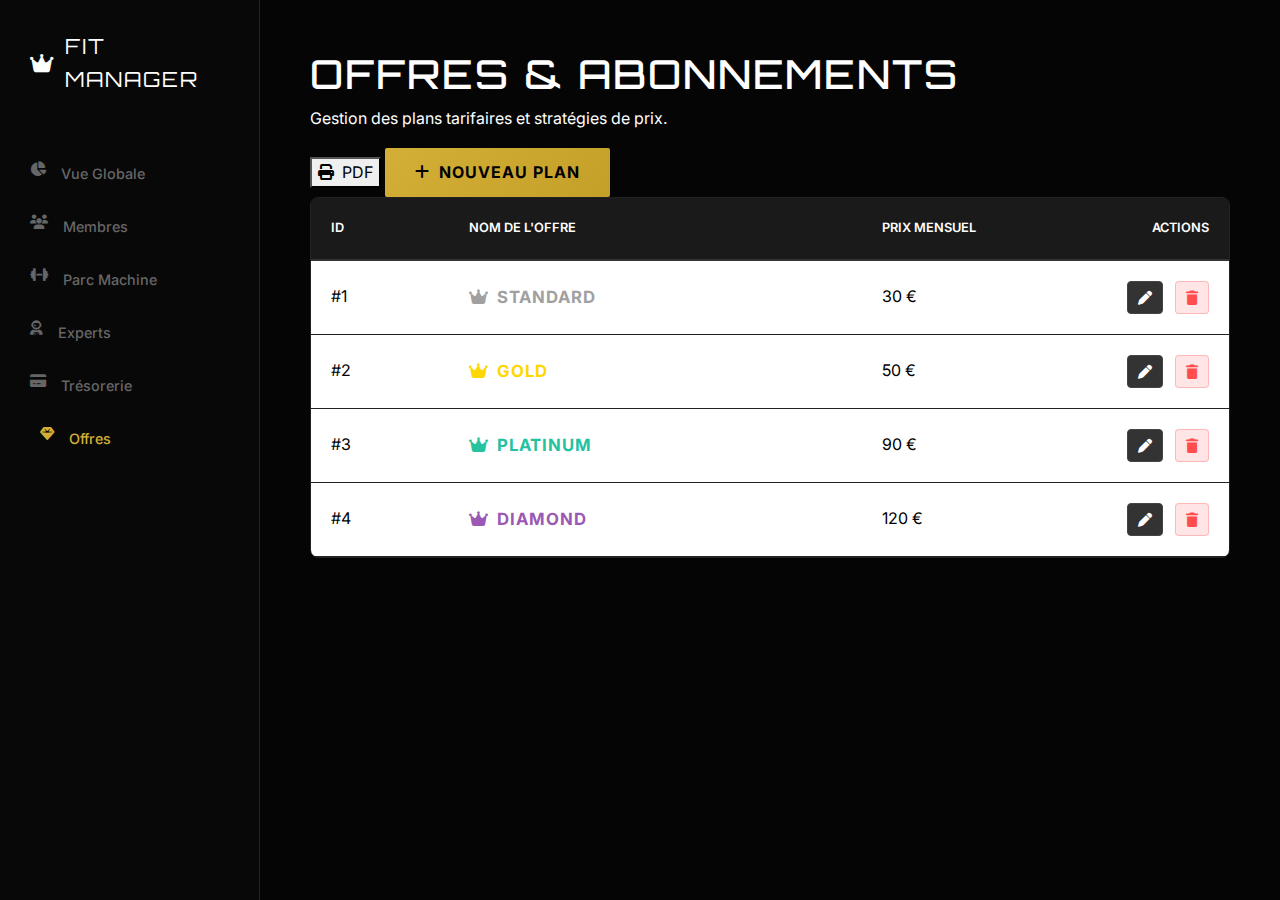
<file: abonnements.html>
<!DOCTYPE html>
<html lang="fr">
<head>
    <meta charset="UTF-8">
    <title>FIT MANAGER | Offres</title>
    
    <link href="https://cdn.jsdelivr.net/npm/bootstrap@5.3.0/dist/css/bootstrap.min.css" rel="stylesheet">
    <link rel="stylesheet" href="https://cdnjs.cloudflare.com/ajax/libs/font-awesome/6.4.0/css/all.min.css">
    <link href="https://fonts.googleapis.com/css2?family=Inter:wght@300;400;500;600&family=Orbitron:wght@600&display=swap" rel="stylesheet">
    
    <link rel="stylesheet" href="style.css">
</head>
<body>

    <div id="sidebar-wrapper">
        <div class="dock-glass">
            <div class="brand"><i class="fas fa-crown"></i> FIT MANAGER</div>
            <nav class="d-flex flex-column">
                <a href="index.html" class="nav-item"><i class="fas fa-chart-pie"></i> Vue Globale</a>
                <a href="membres.html" class="nav-item"><i class="fas fa-users"></i> Membres</a>
                <a href="machines.html" class="nav-item"><i class="fas fa-dumbbell"></i> Parc Machine</a>
                <a href="coachs.html" class="nav-item"><i class="fas fa-user-astronaut"></i> Experts</a>
                <a href="paiements.html" class="nav-item"><i class="fas fa-credit-card"></i> Trésorerie</a>
                <a href="abonnements.html" class="nav-item active"><i class="fas fa-gem"></i> Offres</a>
            </nav>
        </div>
    </div>

    <div id="page-content">
        
        <div class="page-heading">
            <h1>Offres & Abonnements</h1>
            <p>Gestion des plans tarifaires et stratégies de prix.</p>
        </div>

        <div class="top-actions no-print">
            <button class="btn-custom" onclick="window.print()"><i class="fas fa-print me-2"></i>PDF</button>
            <button class="btn-gold" onclick="openModal()"><i class="fas fa-plus me-2"></i>Nouveau Plan</button>
        </div>

        <div class="table-wrapper">
            <table class="table" id="planTable">
                <thead>
                    <tr>
                        <th style="width: 15%">ID</th>
                        <th style="width: 45%">Nom de l'offre</th>
                        <th style="width: 25%">Prix Mensuel</th>
                        <th class="text-end">Actions</th>
                    </tr>
                </thead>
                <tbody>
                    </tbody>
            </table>
        </div>
    </div>

    <div class="modal fade" id="entityModal" tabindex="-1">
        <div class="modal-dialog modal-dialog-centered">
            <div class="modal-content">
                <div class="modal-header">
                    <h5 class="modal-title">Éditer une offre</h5>
                    <button type="button" class="btn-close btn-close-white" data-bs-dismiss="modal"></button>
                </div>
                <div class="modal-body p-4">
                    <form id="entityForm">
                        <input type="hidden" id="planId">
                        
                        <div class="mb-3">
                            <label class="form-label">NOM DE L'OFFRE</label>
                            <input type="text" class="form-control" id="planName" required placeholder="Ex: Diamond">
                        </div>

                        <div class="mb-3">
                            <label class="form-label">PRIX (€)</label>
                            <input type="number" class="form-control" id="planPrice" required placeholder="Ex: 90">
                        </div>

                        <button type="submit" class="btn-gold w-100 mt-2">ENREGISTRER</button>
                    </form>
                </div>
            </div>
        </div>
    </div>

    <script src="https://cdn.jsdelivr.net/npm/bootstrap@5.3.0/dist/js/bootstrap.bundle.min.js"></script>
    <script src="data.js"></script>
    
    <script>
        let myModal = new bootstrap.Modal(document.getElementById('entityModal'));

        // --- GESTION DES COULEURS ---
        function getPlanColor(planName) {
            const name = planName.toLowerCase().trim();
            // Couleurs fixes pour l'identité de marque
            if (name.includes('standard')) return '#A0A0A0';
            if (name.includes('gold')) return '#FFD700';
            if (name.includes('platinum')) return '#25C2A0';
            if (name.includes('diamond')) return '#9B59B6';

            // Couleurs dynamiques pour les nouvelles offres
            const colors = ['#FF6B6B', '#4ECDC4', '#FF9F43', '#ff9ff3', '#54a0ff', '#5f27cd', '#00d2d3'];
            let hash = 0;
            for (let i = 0; i < name.length; i++) hash = name.charCodeAt(i) + ((hash << 5) - hash);
            return colors[Math.abs(hash) % colors.length];
        }

        // --- AFFICHAGE DU TABLEAU ---
        function renderTable() {
            const data = getData('fit_plans');
            const tbody = document.querySelector('#planTable tbody');
            tbody.innerHTML = '';
            
            data.forEach(row => {
                const color = getPlanColor(row.nom);
                
                tbody.innerHTML += `
                    <tr>
                        <td class="text-id">#${row.id}</td>
                        <td style="color:${color}; font-weight:700; text-transform:uppercase; letter-spacing:1px; font-size:1.05rem;">
                            <i class="fas fa-crown me-2"></i>${row.nom}
                        </td>
                        <td class="price-tag">${row.prix} €</td>
                        
                        <td class="text-end no-print">
                            <button class="btn btn-sm btn-silver me-2" onclick="editEntity(${row.id})" title="Modifier">
                                <i class="fas fa-pen"></i>
                            </button>
                            
                            <button class="btn btn-sm btn-red-glow" onclick="deleteEntity(${row.id})" title="Supprimer">
                                <i class="fas fa-trash"></i>
                            </button>
                        </td>
                    </tr>
                `;
            });
        }

        // --- GESTION DU MODAL ---
        function openModal() { document.getElementById('entityForm').reset(); document.getElementById('planId').value = ''; myModal.show(); }
        
        function editEntity(id) {
            const item = getData('fit_plans').find(x => x.id === id);
            document.getElementById('planId').value = item.id;
            document.getElementById('planName').value = item.nom;
            document.getElementById('planPrice').value = item.prix;
            myModal.show();
        }

        function deleteEntity(id) {
            if(confirm('Supprimer cette offre ? Attention, cela n\'impacte pas les membres déjà inscrits.')) {
                saveData('fit_plans', getData('fit_plans').filter(x => x.id !== id));
                renderTable();
            }
        }

        // --- SAUVEGARDE & RÉTROACTIVITÉ (Le Point Fort) ---
        document.getElementById('entityForm').addEventListener('submit', function(e) {
            e.preventDefault();
            let data = getData('fit_plans');
            const idParam = document.getElementById('planId').value;
            let finalId;

            const nomOffre = document.getElementById('planName').value;
            const nouveauPrix = parseFloat(document.getElementById('planPrice').value);

            // Gestion ID
            if (idParam) finalId = parseInt(idParam);
            else finalId = (data.length === 0) ? 1 : Math.max(...data.map(m => m.id)) + 1;

            const newItem = {
                id: finalId,
                nom: nomOffre,
                prix: nouveauPrix
            };

            if (idParam) {
                // MODIFICATION & MAGIE RÉTROACTIVE
                data[data.findIndex(x => x.id == idParam)] = newItem;

                // Mise à jour de l'historique des paiements
                let payments = getData('fit_payments');
                let countUpdated = 0;
                
                payments.forEach(pay => {
                    // Si le paiement concerne cette offre, on force le nouveau prix
                    if (pay.motif && pay.motif.includes(nomOffre)) {
                        pay.montant = nouveauPrix;
                        countUpdated++;
                    }
                });

                if(countUpdated > 0) {
                    saveData('fit_payments', payments);
                    console.log(`Mise à jour rétroactive : ${countUpdated} paiements modifiés.`);
                }

            } else {
                // Création simple
                data.push(newItem);
            }

            saveData('fit_plans', data);
            myModal.hide();
            renderTable();
        });

        renderTable();
    </script>
</body>
</html>
</file>
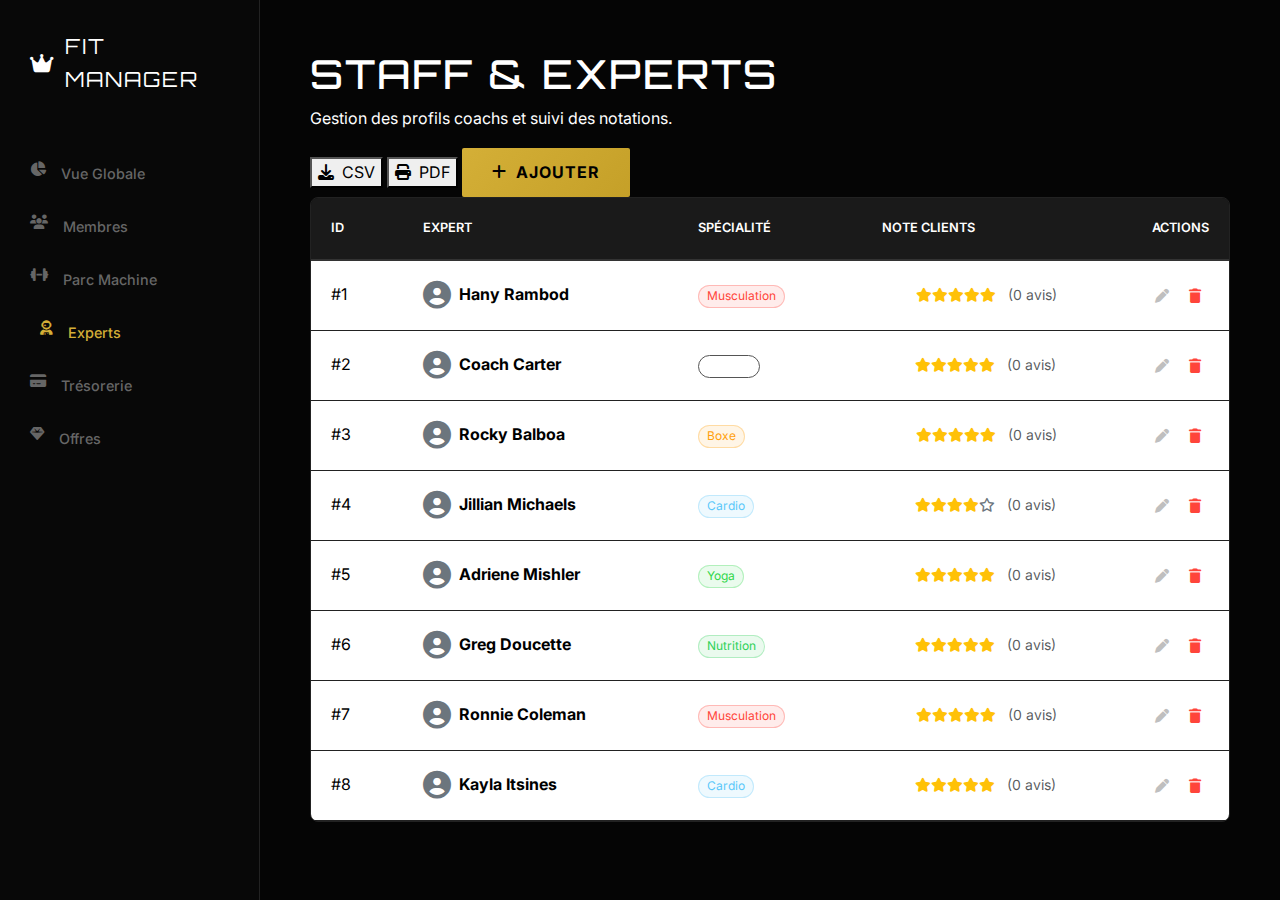
<file: coachs.html>
<!DOCTYPE html>
<html lang="fr">
<head>
    <meta charset="UTF-8">
    <title>FIT MANAGER | Gestion Experts</title>
    
    <link href="https://cdn.jsdelivr.net/npm/bootstrap@5.3.0/dist/css/bootstrap.min.css" rel="stylesheet">
    <link rel="stylesheet" href="https://cdnjs.cloudflare.com/ajax/libs/font-awesome/6.4.0/css/all.min.css">
    <link href="https://fonts.googleapis.com/css2?family=Inter:wght@300;400;500;600&family=Orbitron:wght@600&display=swap" rel="stylesheet">
    
    <link rel="stylesheet" href="style.css">
    <style>
        /* Style spécifique pour l'avatar dans le tableau */
        .coach-avatar {
            width: 40px; height: 40px; border-radius: 50%; 
            object-fit: cover; border: 2px solid #FFD700; margin-right: 10px;
        }
    </style>
</head>
<body>

    <div id="sidebar-wrapper">
        <div class="dock-glass">
            <div class="brand"><i class="fas fa-crown"></i> FIT MANAGER</div>
            <nav class="d-flex flex-column">
                <a href="index.html" class="nav-item"><i class="fas fa-chart-pie"></i> Vue Globale</a>
                <a href="membres.html" class="nav-item"><i class="fas fa-users"></i> Membres</a>
                <a href="machines.html" class="nav-item"><i class="fas fa-dumbbell"></i> Parc Machine</a>
                <a href="coachs.html" class="nav-item active"><i class="fas fa-user-astronaut"></i> Experts</a>
                <a href="paiements.html" class="nav-item"><i class="fas fa-credit-card"></i> Trésorerie</a>
                <a href="abonnements.html" class="nav-item"><i class="fas fa-gem"></i> Offres</a>
            </nav>
        </div>
    </div>

    <div id="page-content">
        
        <div class="page-heading">
            <h1>Staff & Experts</h1>
            <p>Gestion des profils coachs et suivi des notations.</p>
        </div>

        <div class="top-actions no-print">
            <button class="btn-custom" onclick="downloadCSV('fit_coaches', 'experts')"><i class="fas fa-download me-2"></i>CSV</button>
            <button class="btn-custom" onclick="window.print()"><i class="fas fa-print me-2"></i>PDF</button>
            <button class="btn-gold" onclick="openModal()"><i class="fas fa-plus me-2"></i>Ajouter</button>
        </div>

        <div class="table-wrapper">
            <table class="table" id="coachTable">
                <thead>
                    <tr>
                        <th style="width: 10%">ID</th>
                        <th style="width: 30%">Expert</th>
                        <th style="width: 20%">Spécialité</th>
                        <th style="width: 25%">Note Clients</th>
                        <th class="text-end">Actions</th>
                    </tr>
                </thead>
                <tbody>
                    </tbody>
            </table>
        </div>
    </div>

    <div class="modal fade" id="entityModal" tabindex="-1">
        <div class="modal-dialog modal-dialog-centered">
            <div class="modal-content">
                <div class="modal-header">
                    <h5 class="modal-title">Profil Expert</h5>
                    <button type="button" class="btn-close btn-close-white" data-bs-dismiss="modal"></button>
                </div>
                <div class="modal-body p-4">
                    <form id="entityForm">
                        <input type="hidden" id="coachId">
                        
                        <div class="mb-3">
                            <label class="form-label">NOM COMPLET</label>
                            <input type="text" class="form-control" id="coachName" required placeholder="Ex: Mike Israetel">
                        </div>
                        
                        <div class="mb-3">
                            <label class="form-label">SPÉCIALITÉ</label>
                            <input type="text" class="form-control" id="coachSpe" required placeholder="Ex: Hypertrophie, Boxe...">
                        </div>

                        <div class="mb-3">
                            <label class="form-label">IMAGE (Chemin ou URL)</label>
                            <input type="text" class="form-control" id="coachImg" placeholder="images/mike.jpg">
                            <small class="text-muted" style="font-size: 0.7rem;">Si vide, une image par défaut sera utilisée.</small>
                        </div>
                        
                        <div class="mb-3">
                            <label class="form-label">NOTE INITIALE (0 à 5)</label>
                            <input type="number" step="0.1" min="0" max="5" class="form-control" id="coachRating" value="5.0">
                        </div>
                        
                        <button type="submit" class="btn-gold w-100 mt-2">ENREGISTRER</button>
                    </form>
                </div>
            </div>
        </div>
    </div>

    <script src="https://cdn.jsdelivr.net/npm/bootstrap@5.3.0/dist/js/bootstrap.bundle.min.js"></script>
    <script src="data.js"></script>
    
    <script>
        let myModal = new bootstrap.Modal(document.getElementById('entityModal'));

        function getSpeStyle(spe) {
            const s = spe ? spe.toLowerCase() : '';
            if(s.includes('muscu') || s.includes('hyper')) return 'color:#FF453A; border:1px solid rgba(255,69,58,0.3); background:rgba(255,69,58,0.1);'; 
            if(s.includes('cardio')) return 'color:#5AC8FA; border:1px solid rgba(90,200,250,0.3); background:rgba(90,200,250,0.1);'; 
            if(s.includes('yoga')) return 'color:#32D74B; border:1px solid rgba(50,215,75,0.3); background:rgba(50,215,75,0.1);'; 
            if(s.includes('boxe') || s.includes('mma')) return 'color:#FF9F0A; border:1px solid rgba(255,159,10,0.3); background:rgba(255,159,10,0.1);'; 
            if(s.includes('nutri')) return 'color:#30D158; border:1px solid rgba(48,209,88,0.3); background:rgba(48,209,88,0.1);'; 
            return 'color:#fff; border:1px solid #555; background:rgba(255,255,255,0.1);';
        }

        function renderTable() {
            const data = getData('fit_coaches');
            const tbody = document.querySelector('#coachTable tbody');
            tbody.innerHTML = '';
            
            if (data.length === 0) {
                tbody.innerHTML = '<tr><td colspan="5" class="text-center text-muted py-4">Aucun expert trouvé. Vérifiez data.js.</td></tr>';
                return;
            }

            data.forEach(row => {
                const rating = row.rating || 5.0;
                const votes = row.voteCount || 0;
                
                // Gestion affichage image (Avatar ou Icone)
                let avatarHtml = `<div class="d-flex align-items-center">`;
                if(row.image && row.image !== "") {
                    avatarHtml += `<img src="${row.image}" class="coach-avatar" onerror="this.style.display='none'">`;
                } else {
                    avatarHtml += `<i class="fas fa-user-circle fs-3 me-2 text-secondary"></i>`;
                }
                avatarHtml += `<span>${row.nom}</span></div>`;

                // Etoiles
                let stars = '';
                for(let i=1; i<=5; i++) {
                    stars += i <= Math.round(rating) ? '<i class="fas fa-star text-warning"></i>' : '<i class="far fa-star text-secondary"></i>';
                }

                tbody.innerHTML += `
                    <tr>
                        <td class="text-id">#${row.id}</td>
                        <td class="fw-bold">${avatarHtml}</td>
                        <td><span class="badge rounded-pill fw-normal" style="${getSpeStyle(row.spe)}">${row.spe}</span></td>
                        <td>
                            <div class="d-flex align-items-center gap-2">
                                <span class="fw-bold text-white">${rating.toFixed(1)}</span>
                                <div class="small">${stars}</div>
                                <small class="text-muted ms-1">(${votes} avis)</small>
                            </div>
                        </td>
                        <td class="text-end no-print">
                            <button class="btn btn-sm btn-custom p-1 px-2 border-0" 
                                    style="color: #bfbfbf !important;" 
                                    onclick="editEntity(${row.id})">
                                <i class="fas fa-pen"></i>
                            </button>
                            <button class="btn btn-sm btn-custom p-1 px-2 border-0" 
                                    style="color: #FF453A !important;" 
                                    onclick="deleteEntity(${row.id})">
                                <i class="fas fa-trash"></i>
                            </button>
                        </td>
                    </tr>`;
            });
        }

        function openModal() { 
            document.getElementById('entityForm').reset(); 
            document.getElementById('coachId').value = ''; 
            myModal.show(); 
        }

        function editEntity(id) { 
            const item = getData('fit_coaches').find(x => x.id === id);
            document.getElementById('coachId').value = item.id;
            document.getElementById('coachName').value = item.nom;
            document.getElementById('coachSpe').value = item.spe;
            document.getElementById('coachImg').value = item.image || ''; // Charge l'image existante
            document.getElementById('coachRating').value = item.rating;
            myModal.show();
        }

        function deleteEntity(id) { 
            if(confirm('Voulez-vous vraiment supprimer cet expert ?')) { 
                saveData('fit_coaches', getData('fit_coaches').filter(x => x.id !== id)); 
                renderTable(); 
            } 
        }

        document.getElementById('entityForm').addEventListener('submit', function(e) {
            e.preventDefault();
            let data = getData('fit_coaches');
            const idParam = document.getElementById('coachId').value;
            
            // Si création, ID = max + 1
            let finalId = idParam ? parseInt(idParam) : (data.length > 0 ? Math.max(...data.map(c => c.id)) + 1 : 1);

            // On récupère les anciennes données pour ne pas perdre le nombre de votes en cas d'édition
            let oldData = idParam ? data.find(x => x.id == finalId) : null;

            const newItem = {
                id: finalId,
                nom: document.getElementById('coachName').value,
                spe: document.getElementById('coachSpe').value,
                image: document.getElementById('coachImg').value, // Sauvegarde de l'image
                rating: parseFloat(document.getElementById('coachRating').value),
                voteCount: oldData ? oldData.voteCount : 0 // On garde les votes existants
            };

            if (idParam) data[data.findIndex(x => x.id == idParam)] = newItem;
            else data.push(newItem);

            saveData('fit_coaches', data); 
            myModal.hide(); 
            renderTable();
        });

        function downloadCSV(key, f){ const d=getData(key); if(!d.length)return alert('Vide'); let c="\uFEFF"+Object.keys(d[0]).join(',')+'\n'; d.forEach(r=>c+=Object.values(r).join(',')+'\n'); const l=document.createElement('a'); l.href='data:text/csv;charset=utf-8,'+encodeURI(c); l.download=f+'.csv'; l.click();}

        renderTable();
    </script>
</body>
</html>
</file>
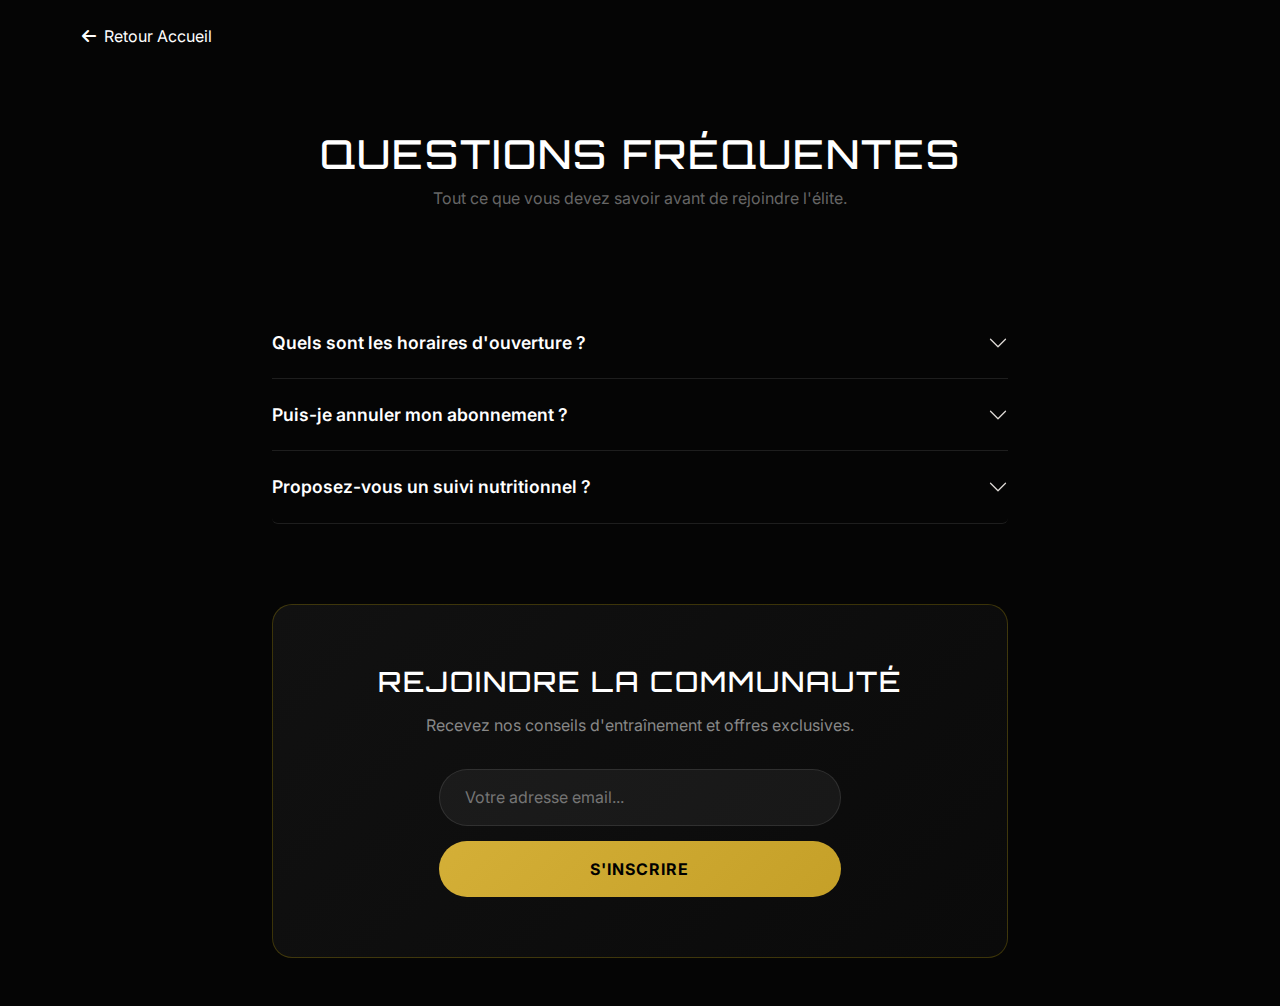
<file: faq.html>
<!DOCTYPE html>
<html lang="fr">
<head>
    <meta charset="UTF-8">
    <title>FIT MANAGER | Aide</title>
    <link href="https://cdn.jsdelivr.net/npm/bootstrap@5.3.0/dist/css/bootstrap.min.css" rel="stylesheet">
    <link rel="stylesheet" href="https://cdnjs.cloudflare.com/ajax/libs/font-awesome/6.4.0/css/all.min.css">
    <link href="https://fonts.googleapis.com/css2?family=Inter:wght@300;400;600&family=Orbitron:wght@500;700&display=swap" rel="stylesheet">
    <link rel="stylesheet" href="style.css">
    <style>
        body { background-color: #050505; }
        .faq-header { text-align: center; padding: 80px 0; }
        .faq-header h1 { font-family: 'Orbitron'; color: #fff; }
        
        /* ACCORDÉON STYLE DARK */
        .accordion-item { background: transparent; border: none; border-bottom: 1px solid rgba(255,255,255,0.1); }
        .accordion-button { background: transparent; color: #fff; font-family: 'Inter'; font-weight: 600; font-size: 1.1rem; padding: 25px 0; box-shadow: none !important; }
        .accordion-button:not(.collapsed) { background: transparent; color: var(--gold); }
        .accordion-button::after { filter: invert(1); } /* Flèche blanche */
        .accordion-button:not(.collapsed)::after { filter: invert(0.8) sepia(1) saturate(5) hue-rotate(5deg); } /* Flèche or */
        .accordion-body { color: #888; padding-bottom: 30px; padding-left: 0; line-height: 1.6; }

        /* NEWSLETTER BOX */
        .newsletter-box {
            background: linear-gradient(135deg, #111 0%, #0a0a0a 100%);
            border: 1px solid rgba(255, 215, 0, 0.2);
            border-radius: 20px;
            padding: 60px;
            text-align: center;
            margin-top: 80px;
        }
        .newsletter-input {
            background: rgba(255,255,255,0.05); border: 1px solid rgba(255,255,255,0.1);
            color: #fff; padding: 15px 25px; border-radius: 50px; width: 100%; margin-bottom: 15px;
        }
        .newsletter-input:focus { background: rgba(255,255,255,0.1); border-color: var(--gold); outline: none; }
    </style>
</head>
<body>

    <div class="container pt-4">
        <a href="home.html" class="text-white text-decoration-none"><i class="fas fa-arrow-left me-2"></i>Retour Accueil</a>
    </div>

    <div class="container pb-5">
        <div class="row justify-content-center">
            <div class="col-lg-8">
                
                <div class="faq-header">
                    <h1>QUESTIONS <span style="color: var(--gold);">FRÉQUENTES</span></h1>
                    <p style="color: #666;">Tout ce que vous devez savoir avant de rejoindre l'élite.</p>
                </div>

                <div class="accordion" id="faqAccordion">
                    <div class="accordion-item">
                        <h2 class="accordion-header">
                            <button class="accordion-button collapsed" type="button" data-bs-toggle="collapse" data-bs-target="#q1">
                                Quels sont les horaires d'ouverture ?
                            </button>
                        </h2>
                        <div id="q1" class="accordion-collapse collapse" data-bs-parent="#faqAccordion">
                            <div class="accordion-body">
                                Pour les membres Gold et plus, la salle est accessible 24h/24 et 7j/7 grâce à votre badge biométrique. Pour les abonnements Standard, l'accès est de 06h00 à 23h00.
                            </div>
                        </div>
                    </div>
                    <div class="accordion-item">
                        <h2 class="accordion-header">
                            <button class="accordion-button collapsed" type="button" data-bs-toggle="collapse" data-bs-target="#q2">
                                Puis-je annuler mon abonnement ?
                            </button>
                        </h2>
                        <div id="q2" class="accordion-collapse collapse" data-bs-parent="#faqAccordion">
                            <div class="accordion-body">
                                Oui. Chez FIT MANAGER, nous croyons en la liberté. Tous nos abonnements sont sans engagement de durée après le premier mois. Un préavis de 30 jours suffit.
                            </div>
                        </div>
                    </div>
                    <div class="accordion-item">
                        <h2 class="accordion-header">
                            <button class="accordion-button collapsed" type="button" data-bs-toggle="collapse" data-bs-target="#q3">
                                Proposez-vous un suivi nutritionnel ?
                            </button>
                        </h2>
                        <div id="q3" class="accordion-collapse collapse" data-bs-parent="#faqAccordion">
                            <div class="accordion-body">
                                Absolument. Les offres Platinum et Diamond incluent un bilan mensuel avec nos nutritionnistes experts et un plan alimentaire personnalisé.
                            </div>
                        </div>
                    </div>
                </div>

                <div class="newsletter-box">
                    <h3 style="font-family: 'Orbitron'; color: #fff; margin-bottom: 15px;">REJOINDRE LA COMMUNAUTÉ</h3>
                    <p style="color: #888; margin-bottom: 30px;">Recevez nos conseils d'entraînement et offres exclusives.</p>
                    
                    <form onsubmit="event.preventDefault(); alert('Merci ! Vous êtes inscrit.');">
                        <div class="row justify-content-center">
                            <div class="col-md-8">
                                <input type="email" class="newsletter-input" placeholder="Votre adresse email..." required>
                                <button type="submit" class="btn btn-gold w-100 rounded-pill py-3 fw-bold">S'INSCRIRE</button>
                            </div>
                        </div>
                    </form>
                </div>

            </div>
        </div>
    </div>

    <script src="https://cdn.jsdelivr.net/npm/bootstrap@5.3.0/dist/js/bootstrap.bundle.min.js"></script>
</body>
</html>
</file>
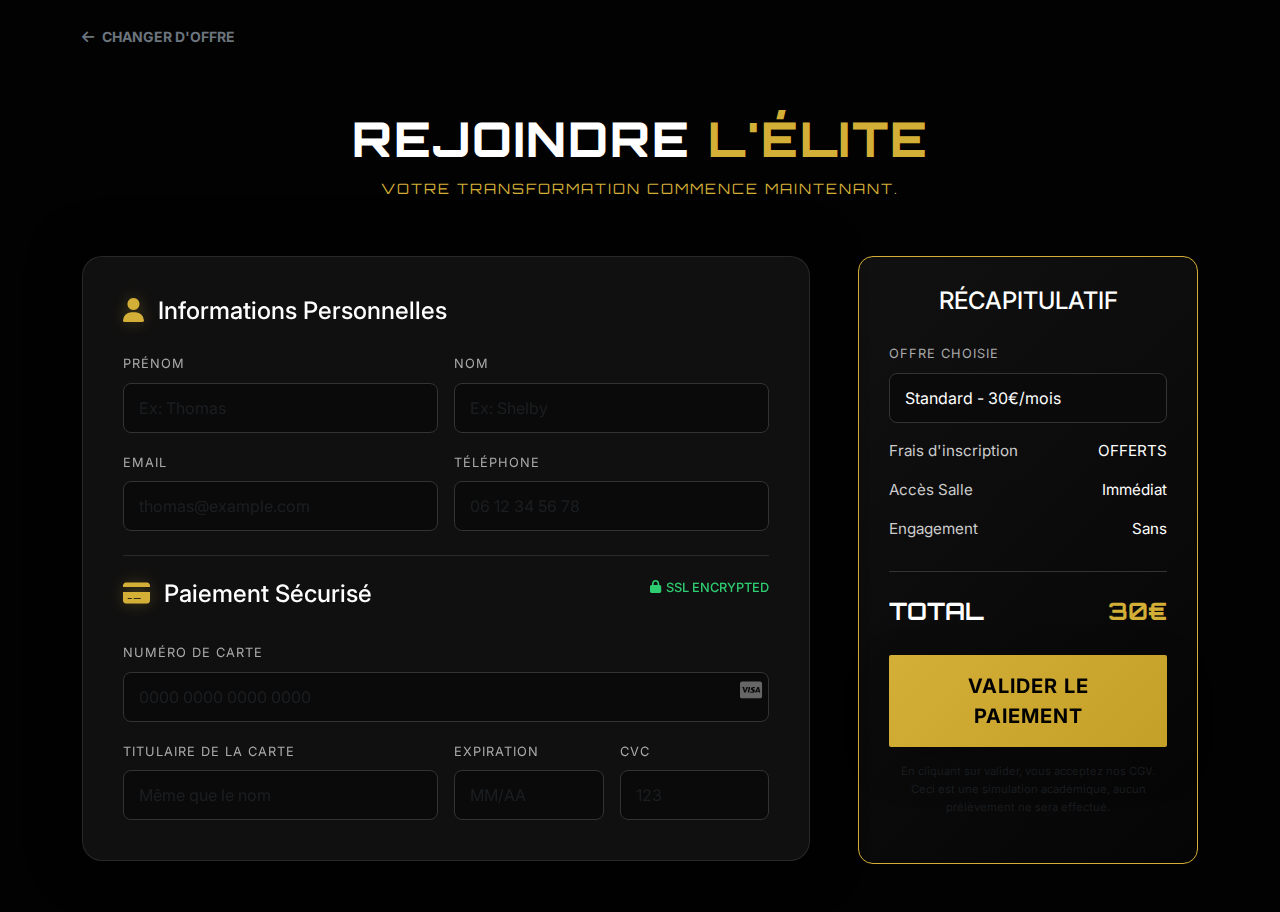
<file: formulaire.html>
<!DOCTYPE html>
<html lang="fr">
<head>
    <meta charset="UTF-8">
    <meta name="viewport" content="width=device-width, initial-scale=1.0">
    <title>FIT MANAGER | Inscription</title>
    
    <link href="https://cdn.jsdelivr.net/npm/bootstrap@5.3.0/dist/css/bootstrap.min.css" rel="stylesheet">
    <link rel="stylesheet" href="https://cdnjs.cloudflare.com/ajax/libs/font-awesome/6.4.0/css/all.min.css">
    <link href="https://fonts.googleapis.com/css2?family=Inter:wght@300;400;600&family=Orbitron:wght@400;700;900&display=swap" rel="stylesheet">
    <link rel="stylesheet" href="style.css">

    <style>
        body { background-color: #020202; color: #fff; min-height: 100vh; display: flex; flex-direction: column; }
        
        /* HEADER SIMPLE */
        .checkout-header { text-align: center; padding: 60px 0 40px; }
        .checkout-header h1 { font-family: 'Orbitron'; font-size: 3rem; font-weight: 800; margin-bottom: 10px; }
        .checkout-header p { color: var(--gold-main); font-family: 'Orbitron'; letter-spacing: 2px; text-transform: uppercase; font-size: 0.9rem; }

        /* BOX FORMULAIRE */
        .form-container {
            background: rgba(20, 20, 20, 0.8);
            border: 1px solid rgba(255, 255, 255, 0.1);
            border-radius: 20px;
            padding: 40px;
            box-shadow: 0 0 50px rgba(0,0,0,0.5);
            backdrop-filter: blur(10px);
        }

        /* INPUTS STYLISÉS */
        .form-label { font-size: 0.8rem; text-transform: uppercase; letter-spacing: 1px; color: #aaa; margin-bottom: 8px; }
        .form-control, .form-select {
            background: #0a0a0a; border: 1px solid #333; color: #fff;
            padding: 12px 15px; border-radius: 8px;
        }
        .form-control:focus, .form-select:focus {
            background: #111; border-color: var(--gold-main); color: #fff; box-shadow: 0 0 10px rgba(212, 175, 55, 0.2);
        }

        /* RÉCAPITULATIF COMMANDE */
        .order-summary {
            background: linear-gradient(135deg, #111 0%, #050505 100%);
            border: 1px solid var(--gold-main);
            border-radius: 15px;
            padding: 30px;
            height: 100%;
        }
        .summary-row { display: flex; justify-content: space-between; margin-bottom: 15px; font-size: 0.95rem; color: #ccc; }
        .summary-total { display: flex; justify-content: space-between; margin-top: 30px; padding-top: 20px; border-top: 1px solid #333; font-family: 'Orbitron'; font-size: 1.5rem; color: #fff; font-weight: 700; }
        .summary-total span:last-child { color: var(--gold-main); }

        /* CARTE BANCAIRE (Visuel) */
        .card-icon { position: absolute; right: 15px; top: 42px; color: #666; font-size: 1.2rem; }
        .secure-badge { font-size: 0.8rem; color: #2ecc71; display: flex; align-items: center; gap: 5px; margin-bottom: 20px; }
    </style>
</head>
<body>

    <div class="container pt-4">
        <a href="offres.html" class="text-secondary text-decoration-none small text-uppercase fw-bold hover-white"><i class="fas fa-arrow-left me-2"></i>Changer d'offre</a>
    </div>

    <div class="checkout-header">
        <h1>REJOINDRE <span style="color: var(--gold-main);">L'ÉLITE</span></h1>
        <p>Votre transformation commence maintenant.</p>
    </div>

    <div class="container pb-5">
        <form id="joinForm">
            <div class="row g-5">
                
                <div class="col-lg-8">
                    <div class="form-container">
                        
                        <h4 class="mb-4 font-orbitron"><i class="fas fa-user me-2 text-gold"></i> Informations Personnelles</h4>
                        <div class="row g-3 mb-4">
                            <div class="col-md-6">
                                <label class="form-label">Prénom</label>
                                <input type="text" class="form-control" id="firstName" required placeholder="Ex: Thomas">
                            </div>
                            <div class="col-md-6">
                                <label class="form-label">Nom</label>
                                <input type="text" class="form-control" id="lastName" required placeholder="Ex: Shelby">
                            </div>
                            <div class="col-md-6">
                                <label class="form-label">Email</label>
                                <input type="email" class="form-control" id="email" required placeholder="thomas@example.com">
                            </div>
                            <div class="col-md-6">
                                <label class="form-label">Téléphone</label>
                                <input type="tel" class="form-control" id="phone" required placeholder="06 12 34 56 78">
                            </div>
                        </div>

                        <hr class="border-secondary my-4">

                        <h4 class="mb-4 font-orbitron d-flex justify-content-between">
                            <span><i class="fas fa-credit-card me-2 text-gold"></i> Paiement Sécurisé</span>
                            <div class="secure-badge"><i class="fas fa-lock"></i> SSL ENCRYPTED</div>
                        </h4>
                        
                        <div class="row g-3">
                            <div class="col-12 position-relative">
                                <label class="form-label">Numéro de carte</label>
                                <input type="text" class="form-control" placeholder="0000 0000 0000 0000" maxlength="19">
                                <i class="fab fa-cc-visa card-icon"></i>
                            </div>
                            <div class="col-md-6">
                                <label class="form-label">Titulaire de la carte</label>
                                <input type="text" class="form-control" placeholder="Même que le nom">
                            </div>
                            <div class="col-md-3">
                                <label class="form-label">Expiration</label>
                                <input type="text" class="form-control" placeholder="MM/AA" maxlength="5">
                            </div>
                            <div class="col-md-3">
                                <label class="form-label">CVC</label>
                                <input type="text" class="form-control" placeholder="123" maxlength="3">
                            </div>
                        </div>

                    </div>
                </div>

                <div class="col-lg-4">
                    <div class="order-summary">
                        <h4 class="font-orbitron mb-4 text-center">RÉCAPITULATIF</h4>
                        
                        <div class="mb-3">
                            <label class="form-label">Offre Choisie</label>
                            <select class="form-select" id="planSelect">
                                </select>
                        </div>

                        <div class="summary-row">
                            <span>Frais d'inscription</span>
                            <span class="text-white">OFFERTS</span>
                        </div>
                        <div class="summary-row">
                            <span>Accès Salle</span>
                            <span class="text-white">Immédiat</span>
                        </div>
                        <div class="summary-row">
                            <span>Engagement</span>
                            <span class="text-white">Sans</span>
                        </div>

                        <div class="summary-total">
                            <span>TOTAL</span>
                            <span id="totalDisplay">0.00€</span>
                        </div>

                        <button type="submit" class="btn btn-gold w-100 mt-4 py-3 fw-bold fs-5 shadow-lg">
                            VALIDER LE PAIEMENT
                        </button>
                        
                        <p class="text-center text-muted mt-3 small" style="font-size: 0.7rem;">
                            En cliquant sur valider, vous acceptez nos CGV. Ceci est une simulation académique, aucun prélèvement ne sera effectué.
                        </p>
                    </div>
                </div>

            </div>
        </form>
    </div>

    <script src="https://cdn.jsdelivr.net/npm/bootstrap@5.3.0/dist/js/bootstrap.bundle.min.js"></script>
    <script src="data.js"></script>
    
    <script>
        // 1. CHARGEMENT DES OFFRES & URL PARAM
        document.addEventListener("DOMContentLoaded", function() {
            const plans = getData('fit_plans');
            const select = document.getElementById('planSelect');
            
            // Récupérer le paramètre ?plan=Gold depuis l'URL
            const urlParams = new URLSearchParams(window.location.search);
            const preSelectedPlan = urlParams.get('plan');

            // Remplir le Select
            plans.forEach(p => {
                const option = document.createElement('option');
                option.value = p.nom;
                option.text = `${p.nom} - ${p.prix}€/mois`;
                option.dataset.price = p.prix; // Stocker le prix
                
                // Sélectionner automatiquement si correspond à l'URL
                if (preSelectedPlan && p.nom.toLowerCase() === preSelectedPlan.toLowerCase()) {
                    option.selected = true;
                }
                select.appendChild(option);
            });

            // Mettre à jour le prix total initial
            updatePrice();

            // Mettre à jour le prix quand on change l'option
            select.addEventListener('change', updatePrice);
        });

        function updatePrice() {
            const select = document.getElementById('planSelect');
            const price = select.options[select.selectedIndex].dataset.price;
            document.getElementById('totalDisplay').innerText = price + "€";
        }

        // 2. GESTION DE LA SOUMISSION (LE CŒUR DU SYSTÈME)
        document.getElementById('joinForm').addEventListener('submit', function(e) {
            e.preventDefault(); // Bloquer le rechargement

            // Récupération des données
            const nom = document.getElementById('lastName').value.toUpperCase();
            const prenom = document.getElementById('firstName').value;
            const fullName = `${prenom} ${nom}`;
            const email = document.getElementById('email').value;
            
            const select = document.getElementById('planSelect');
            const planName = select.value;
            const planPrice = parseFloat(select.options[select.selectedIndex].dataset.price);
            
            const today = new Date().toISOString().split('T')[0];

            // A. CRÉATION DU MEMBRE
            let members = getData('fit_members');
            // Générer un ID unique (Max ID + 1)
            const newMemberId = members.length > 0 ? Math.max(...members.map(m => m.id)) + 1 : 1;

            const newMember = {
                id: newMemberId,
                nom: fullName,
                plan: planName,
                date: today,
                status: "Actif", // Actif direct après paiement
                email: email // Optionnel, on ne l'affiche pas dans le tableau dashboard mais on le garde
            };
            members.push(newMember);
            saveData('fit_members', members);

            // B. CRÉATION DU PAIEMENT (ENCISSEMENT)
            let payments = getData('fit_payments');
            const newPaymentId = Date.now(); // ID basé sur le temps

            const newPayment = {
                id: newPaymentId,
                memberId: newMemberId,
                memberName: fullName, // Lien direct
                client: null,
                motif: "Première Inscription : " + planName,
                montant: planPrice,
                date: today,
                type: "Carte Bancaire (Site Web)"
            };
            payments.push(newPayment);
            saveData('fit_payments', payments);

            // C. SUCCÈS & REDIRECTION
            alert(`FÉLICITATIONS ${prenom} ! \n\nVotre abonnement ${planName} est activé.\nVotre badge est disponible à l'accueil.\n\n(Données ajoutées au Dashboard Staff)`);
            
            // Redirection vers l'accueil
            window.location.href = 'home.html';
        });
    </script>
</body>
</html>
</file>
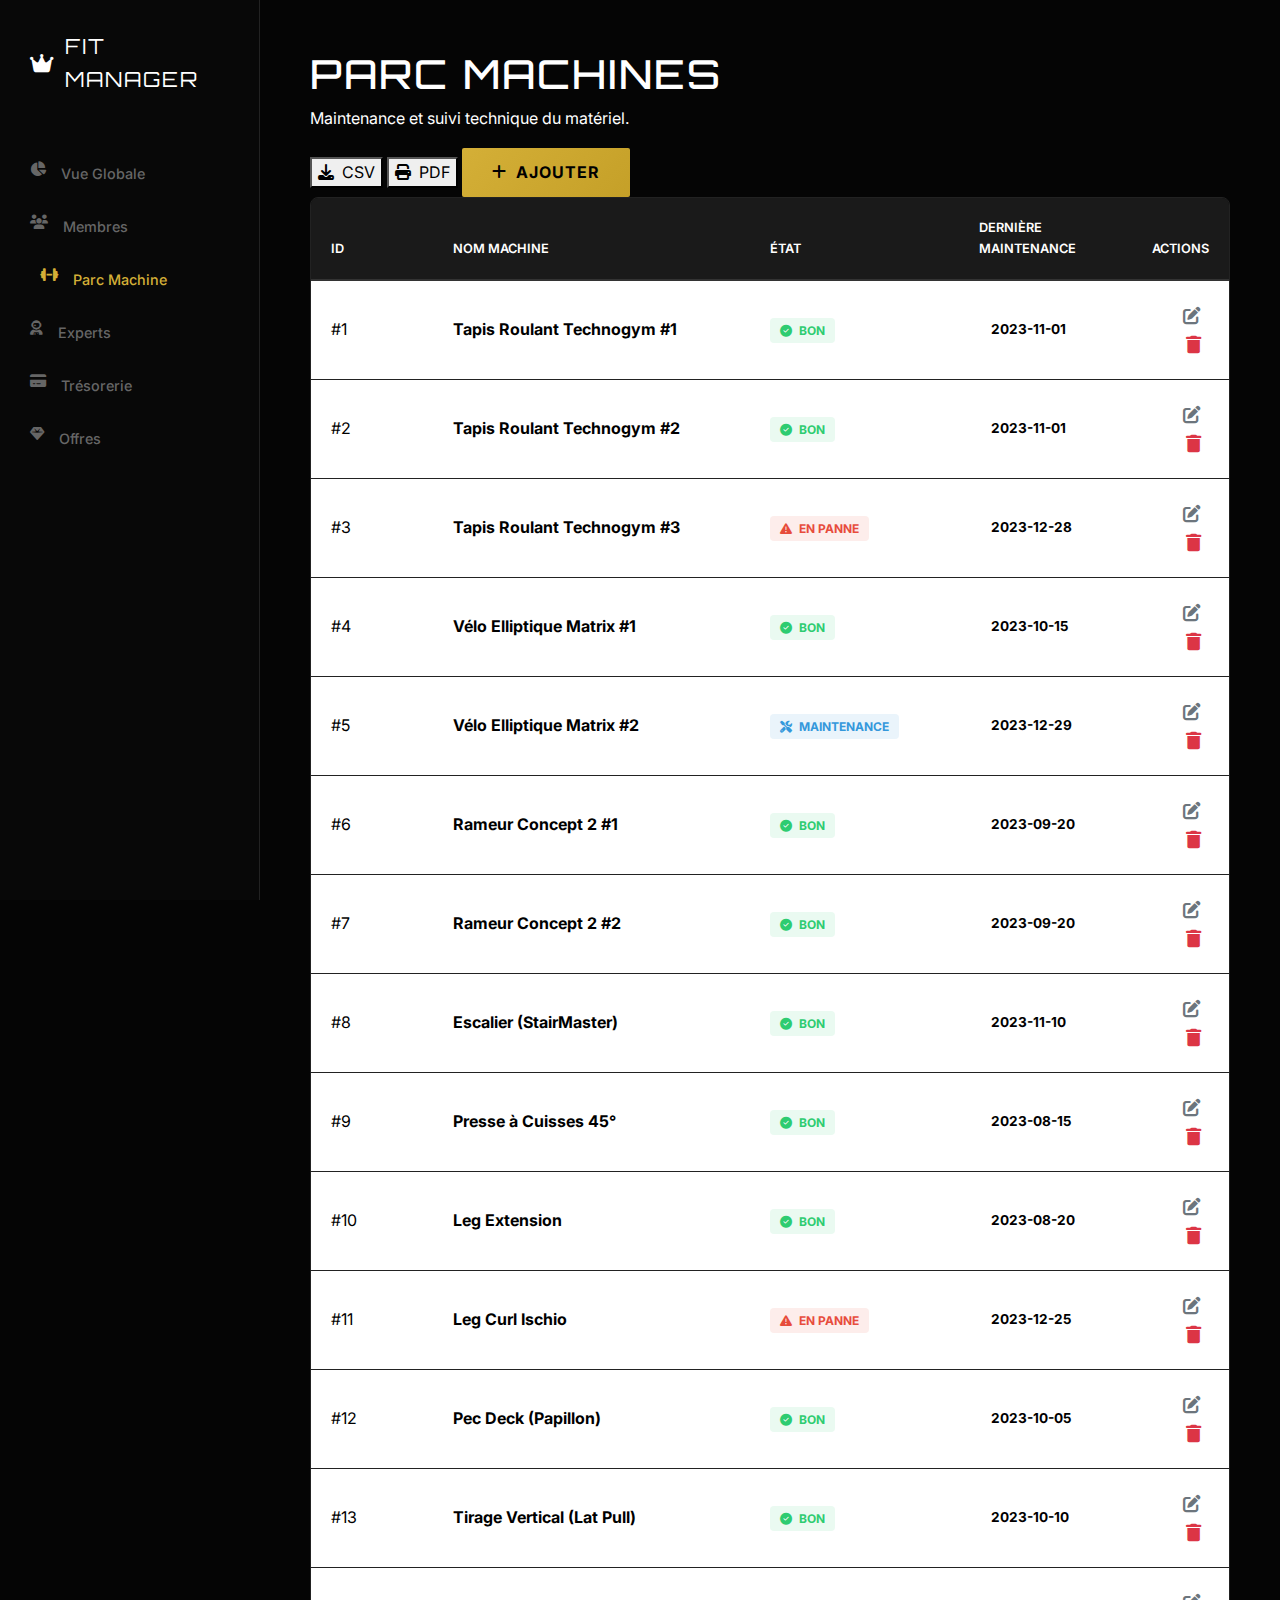
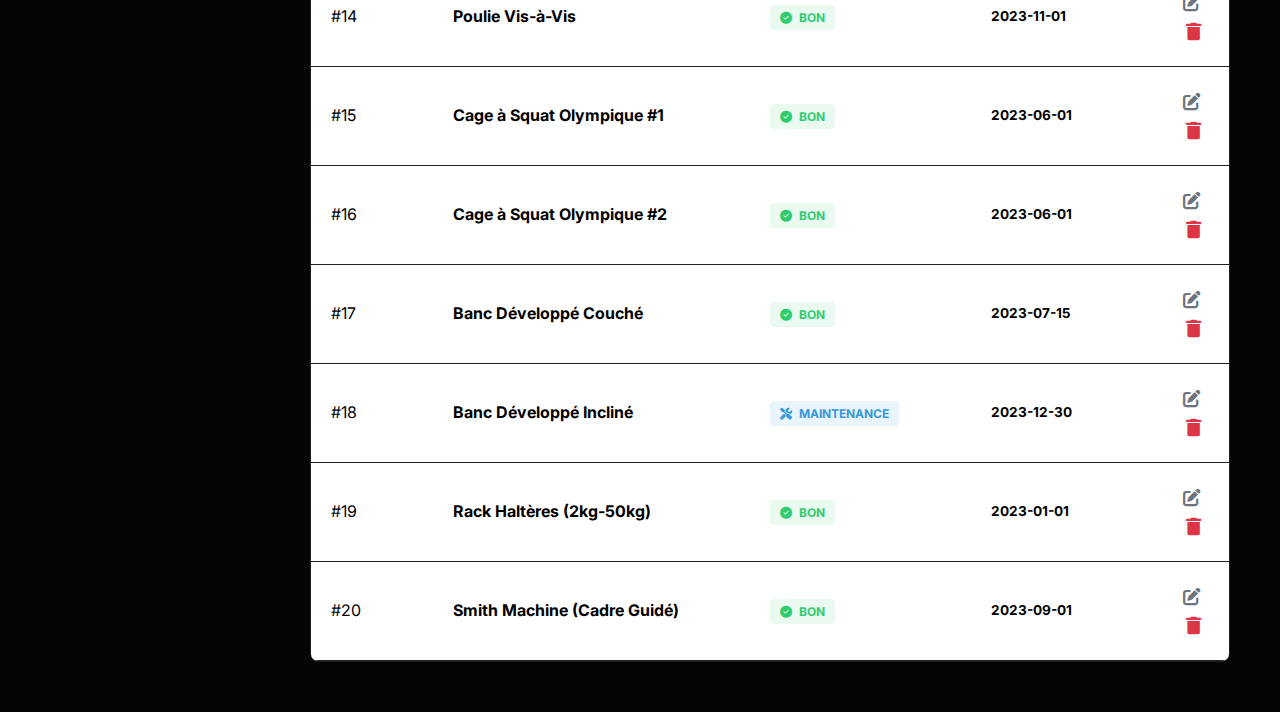
<file: machines.html>
<!DOCTYPE html>
<html lang="fr">
<head>
    <meta charset="UTF-8">
    <title>FIT MANAGER | Machines</title>
    
    <link href="https://cdn.jsdelivr.net/npm/bootstrap@5.3.0/dist/css/bootstrap.min.css" rel="stylesheet">
    <link rel="stylesheet" href="https://cdnjs.cloudflare.com/ajax/libs/font-awesome/6.4.0/css/all.min.css">
    <link href="https://fonts.googleapis.com/css2?family=Inter:wght@300;400;500;600&family=Orbitron:wght@600&display=swap" rel="stylesheet">
    
    <link rel="stylesheet" href="style.css">
</head>
<body>

    <div id="sidebar-wrapper">
        <div class="dock-glass">
            <div class="brand"><i class="fas fa-crown"></i> FIT MANAGER</div>
            <nav class="d-flex flex-column">
                <a href="index.html" class="nav-item"><i class="fas fa-chart-pie"></i> Vue Globale</a>
                <a href="membres.html" class="nav-item"><i class="fas fa-users"></i> Membres</a>
                <a href="machines.html" class="nav-item active"><i class="fas fa-dumbbell"></i> Parc Machine</a>
                <a href="coachs.html" class="nav-item"><i class="fas fa-user-astronaut"></i> Experts</a>
                <a href="paiements.html" class="nav-item"><i class="fas fa-credit-card"></i> Trésorerie</a>
                <a href="abonnements.html" class="nav-item"><i class="fas fa-gem"></i> Offres</a>
            </nav>
        </div>
    </div>

    <div id="page-content">
        
        <div class="page-heading">
            <h1>Parc Machines</h1>
            <p>Maintenance et suivi technique du matériel.</p>
        </div>

        <div class="top-actions no-print">
            <button class="btn-custom" onclick="downloadCSV('fit_machines', 'machines')"><i class="fas fa-download me-2"></i>CSV</button>
            <button class="btn-custom" onclick="window.print()"><i class="fas fa-print me-2"></i>PDF</button>
            <button class="btn-gold" onclick="openModal()"><i class="fas fa-plus me-2"></i>Ajouter</button>
        </div>

        <div class="table-wrapper">
            <table class="table" id="machineTable">
                <thead>
                    <tr>
                        <th style="width: 15%">ID</th>
                        <th style="width: 40%">Nom Machine</th>
                        <th style="width: 25%">État</th>
                        <th style="width: 20%">Dernière Maintenance</th>
                        <th class="text-end">Actions</th>
                    </tr>
                </thead>
                <tbody></tbody>
            </table>
        </div>
    </div>

    <div class="modal fade" id="entityModal" tabindex="-1">
        <div class="modal-dialog modal-dialog-centered">
            <div class="modal-content">
                <div class="modal-header">
                    <h5 class="modal-title">Fiche Machine</h5>
                    <button type="button" class="btn-close btn-close-white" data-bs-dismiss="modal"></button>
                </div>
                <div class="modal-body p-4">
                    <form id="entityForm">
                        <input type="hidden" id="machineId">
                        
                        <div class="mb-3">
                            <label class="form-label">NOM DE LA MACHINE</label>
                            <input type="text" class="form-control" id="machineName" required placeholder="Ex: Tapis Roulant X200">
                        </div>
                        
                        <div class="mb-3">
                            <label class="form-label">ÉTAT</label>
                            <select class="form-select" id="machineState">
                                <option value="Bon">Bon état</option>
                                <option value="Maintenance">Maintenance</option>
                                <option value="En panne">En panne</option>
                            </select>
                        </div>
                        
                        <div class="mb-3">
                            <label class="form-label">DATE MAINTENANCE</label>
                            <input type="date" class="form-control" id="machineDate" required>
                        </div>
                        
                        <button type="submit" class="btn-gold w-100 mt-2">ENREGISTRER</button>
                    </form>
                </div>
            </div>
        </div>
    </div>

    <script src="https://cdn.jsdelivr.net/npm/bootstrap@5.3.0/dist/js/bootstrap.bundle.min.js"></script>
    <script src="data.js"></script>
    
    <script>
        let myModal = new bootstrap.Modal(document.getElementById('entityModal'));

        function renderTable() {
            const data = getData('fit_machines');
            const tbody = document.querySelector('#machineTable tbody');
            tbody.innerHTML = '';
            
            data.forEach(row => {
                let badgeClass = 'bg-active'; 
                let icon = 'check-circle';

                if(row.etat === 'Maintenance') { badgeClass = 'bg-invite'; icon = 'tools'; }
                if(row.etat === 'En panne') { badgeClass = 'bg-suspend'; icon = 'exclamation-triangle'; }

                tbody.innerHTML += `
                    <tr>
                        <td class="text-id">#${row.id}</td>
                        <td class="fw-bold">${row.nom}</td>
                        <td>
                            <span class="status-badge ${badgeClass}">
                                <i class="fas fa-${icon} me-1"></i> ${row.etat}
                            </span>
                        </td>
                        
                        <td>
                            <span style="background-color: #ffffff; color: #000000; padding: 5px 12px; border-radius: 6px; font-weight: 700; font-size: 0.85rem; display: inline-block;">
                                ${row.maintenance}
                            </span>
                        </td>

                        <td class="text-end no-print">
                            <button class="btn btn-sm btn-custom p-1 px-2 border-0 text-secondary" onclick="editEntity(${row.id})" title="Modifier">
                                <i class="fas fa-edit fa-lg"></i>
                            </button>
                            
                            <button class="btn btn-sm btn-custom p-1 px-2 border-0 text-danger" onclick="deleteEntity(${row.id})" title="Supprimer">
                                <i class="fas fa-trash fa-lg"></i>
                            </button>
                        </td>
                    </tr>`;
            });
        }

        function openModal() { 
            document.getElementById('entityForm').reset(); 
            document.getElementById('machineId').value = ''; 
            myModal.show(); 
        }

        // Fonction appelée quand on clique sur le Crayon
        function editEntity(id) { 
            const item = getData('fit_machines').find(x => x.id === id); 
            // On remplit le formulaire avec les infos de la machine
            document.getElementById('machineId').value = item.id; 
            document.getElementById('machineName').value = item.nom; 
            document.getElementById('machineState').value = item.etat; 
            document.getElementById('machineDate').value = item.maintenance; 
            myModal.show(); 
        }

        function deleteEntity(id) { 
            if(confirm('Supprimer cette machine ?')) { 
                saveData('fit_machines', getData('fit_machines').filter(x => x.id !== id)); 
                renderTable(); 
            } 
        }

        document.getElementById('entityForm').addEventListener('submit', function(e) {
            e.preventDefault(); 
            let data = getData('fit_machines');
            const idParam = document.getElementById('machineId').value;
            let finalId = idParam ? parseInt(idParam) : (data.length === 0 ? 1 : Math.max(...data.map(m => m.id)) + 1);
            
            const newItem = { 
                id: finalId, 
                nom: document.getElementById('machineName').value, 
                etat: document.getElementById('machineState').value, 
                maintenance: document.getElementById('machineDate').value 
            };

            if (idParam) data[data.findIndex(x => x.id == idParam)] = newItem; 
            else data.push(newItem);

            saveData('fit_machines', data); 
            myModal.hide(); 
            renderTable();
        });

        function downloadCSV(key, f){ const d=getData(key); if(!d.length)return alert('Vide'); let c="\uFEFF"+Object.keys(d[0]).join(',')+'\n'; d.forEach(r=>c+=Object.values(r).join(',')+'\n'); const l=document.createElement('a'); l.href='data:text/csv;charset=utf-8,'+encodeURI(c); l.download=f+'.csv'; l.click();}

        renderTable();
    </script>
</body>
</html>
</file>
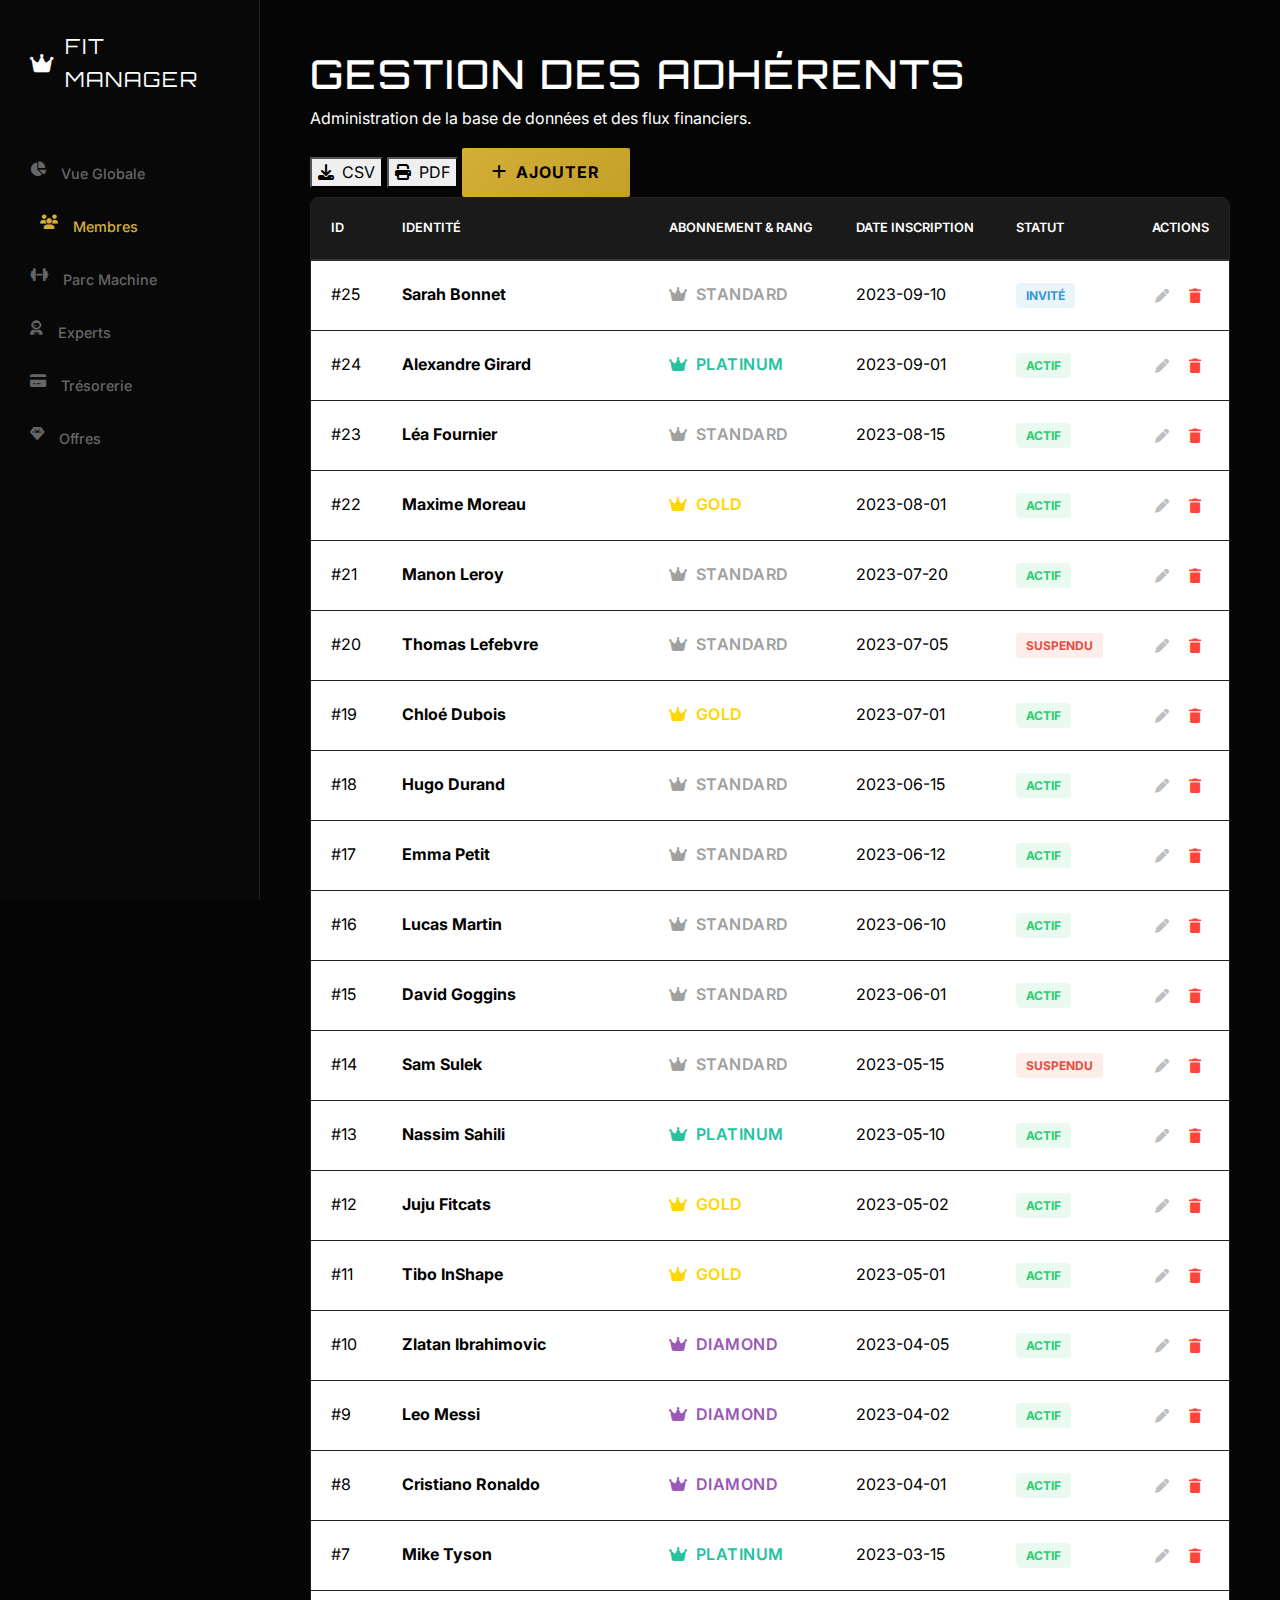
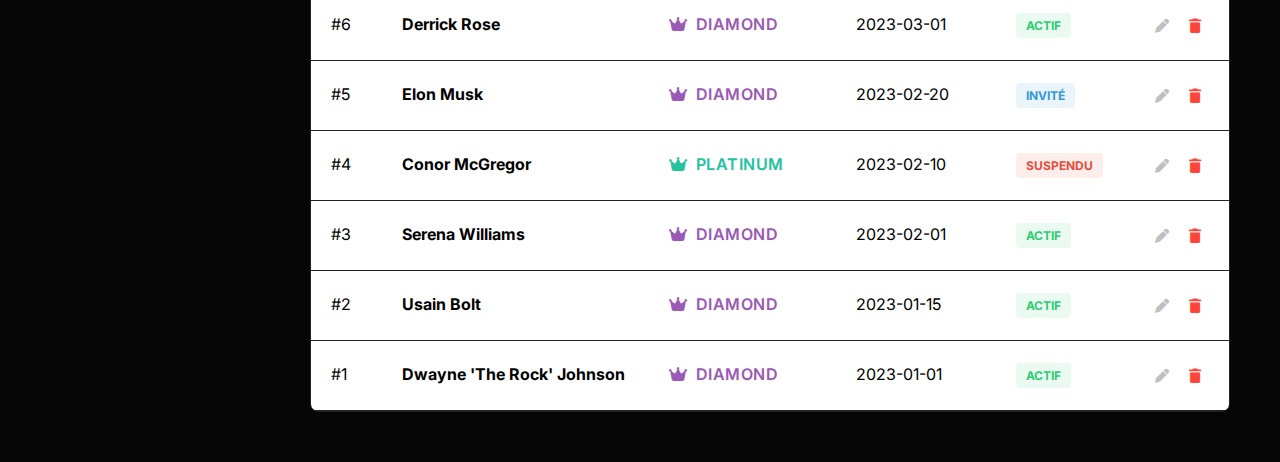
<file: membres.html>
<!DOCTYPE html>
<html lang="fr">
<head>
    <meta charset="UTF-8">
    <title>FIT MANAGER | Membres</title>
    <link href="https://cdn.jsdelivr.net/npm/bootstrap@5.3.0/dist/css/bootstrap.min.css" rel="stylesheet">
    <link rel="stylesheet" href="https://cdnjs.cloudflare.com/ajax/libs/font-awesome/6.4.0/css/all.min.css">
    <link href="https://fonts.googleapis.com/css2?family=Inter:wght@300;400;500;600&family=Orbitron:wght@600&display=swap" rel="stylesheet">
    <link rel="stylesheet" href="style.css">
</head>
<body>

    <div id="sidebar-wrapper">
        <div class="dock-glass">
            <div class="brand"><i class="fas fa-crown"></i> FIT MANAGER</div>
            <nav class="d-flex flex-column">
                <a href="index.html" class="nav-item"><i class="fas fa-chart-pie"></i> Vue Globale</a>
                <a href="membres.html" class="nav-item active"><i class="fas fa-users"></i> Membres</a>
                <a href="machines.html" class="nav-item"><i class="fas fa-dumbbell"></i> Parc Machine</a>
                <a href="coachs.html" class="nav-item"><i class="fas fa-user-astronaut"></i> Experts</a>
                <a href="paiements.html" class="nav-item"><i class="fas fa-credit-card"></i> Trésorerie</a>
                <a href="abonnements.html" class="nav-item"><i class="fas fa-gem"></i> Offres</a>
            </nav>
        </div>
    </div>

    <div id="page-content">
        <div class="page-heading">
            <h1>Gestion des Adhérents</h1>
            <p>Administration de la base de données et des flux financiers.</p>
        </div>

        <div class="top-actions no-print">
            <button class="btn-custom" onclick="downloadCSV('fit_members', 'membres')"><i class="fas fa-download me-2"></i>CSV</button>
            <button class="btn-custom" onclick="window.print()"><i class="fas fa-print me-2"></i>PDF</button>
            <button class="btn-gold" onclick="openModal()"><i class="fas fa-plus me-2"></i>Ajouter</button>
        </div>

        <div class="table-wrapper">
            <table class="table" id="membersTable">
                <thead>
                    <tr>
                        <th>ID</th>
                        <th>Identité</th>
                        <th>Abonnement & Rang</th>
                        <th>Date Inscription</th>
                        <th>Statut</th>
                        <th class="text-end">Actions</th>
                    </tr>
                </thead>
                <tbody></tbody>
            </table>
        </div>
    </div>

    <div class="modal fade" id="entityModal" tabindex="-1">
        <div class="modal-dialog modal-dialog-centered">
            <div class="modal-content">
                <div class="modal-header">
                    <h5 class="modal-title">Fiche Adhérent</h5>
                    <button type="button" class="btn-close btn-close-white" data-bs-dismiss="modal"></button>
                </div>
                <div class="modal-body p-4">
                    <form id="entityForm">
                        <input type="hidden" id="memberId">
                        <div class="mb-3">
                            <label class="form-label">NOM COMPLET</label>
                            <input type="text" class="form-control" id="memberName" required placeholder="Ex: Jean Dupont">
                        </div>
                        <div class="row">
                            <div class="col-md-6 mb-3">
                                <label class="form-label">PLAN (ABONNEMENT)</label>
                                <select class="form-select" id="memberPlan" required></select> 
                            </div>
                            <div class="col-md-6 mb-3">
                                <label class="form-label">STATUT</label>
                                <select class="form-select" id="memberStatus">
                                    <option value="Actif">Actif</option>
                                    <option value="Suspendu">Suspendu</option>
                                    <option value="Invité">Invité</option>
                                </select>
                            </div>
                        </div>
                        <button type="submit" class="btn-gold w-100 mt-2">ENREGISTRER LES MODIFICATIONS</button>
                    </form>
                </div>
            </div>
        </div>
    </div>

    <script src="https://cdn.jsdelivr.net/npm/bootstrap@5.3.0/dist/js/bootstrap.bundle.min.js"></script>
    <script src="data.js"></script> 
    <script>
        let myModal = new bootstrap.Modal(document.getElementById('entityModal'));

        // --- 1. GESTION DES COULEURS ---
        function getPlanColor(planName) {
            const name = planName ? planName.toLowerCase().trim() : 'standard';
            if (name.includes('standard')) return '#A0A0A0';
            if (name.includes('gold')) return '#FFD700';
            if (name.includes('platinum')) return '#25C2A0';
            if (name.includes('diamond')) return '#9B59B6';
            if (name.includes('superstar')) return '#FF453A'; // Rouge
            if (name.includes('mythique')) return '#00D1B2'; // Cyan
            return '#FF6B6B';
        }

        // --- 2. CHARGEMENT PLANS ---
        function loadPlansIntoSelect() {
            const plans = getData('fit_plans');
            const select = document.getElementById('memberPlan');
            select.innerHTML = ''; 
            if(plans.length === 0) {
                select.innerHTML += `<option value="Standard" data-price="30">Standard (30€)</option>`;
                select.innerHTML += `<option value="Gold" data-price="50">Gold (50€)</option>`;
            } else {
                plans.forEach(p => {
                    select.innerHTML += `<option value="${p.nom}" data-price="${p.prix}">${p.nom} (${p.prix}€)</option>`;
                });
            }
        }

        // --- 3. AFFICHAGE TABLEAU ---
        function renderTable() {
            const data = getData('fit_members');
            const tbody = document.querySelector('#membersTable tbody');
            tbody.innerHTML = '';
            
            data.sort((a, b) => b.id - a.id); // Tri décroissant

            data.forEach(row => {
                let badgeClass = 'bg-active';
                if(row.status === 'Suspendu') badgeClass = 'bg-suspend';
                if(row.status === 'Invité' || row.status === 'Honneur') badgeClass = 'bg-invite';
                const planColor = getPlanColor(row.plan);

                tbody.innerHTML += `
                    <tr>
                        <td class="text-id">#${row.id}</td>
                        <td class="fw-bold">${row.nom}</td>
                        <td style="color:${planColor}; font-weight:600; text-transform:uppercase; letter-spacing:0.5px;">
                            <i class="fas fa-crown me-2"></i>${row.plan}
                        </td>
                        <td class="text-date">${row.date}</td>
                        <td><span class="status-badge ${badgeClass}">${row.status}</span></td>
                        <td class="text-end no-print">
                            <button class="btn btn-sm btn-custom p-1 px-2 border-0" style="color: #bfbfbf !important;" onclick="editEntity(${row.id})" title="Modifier">
                                <i class="fas fa-pen"></i>
                            </button>
                            <button class="btn btn-sm btn-custom p-1 px-2 border-0" style="color: #FF453A !important;" onclick="deleteEntity(${row.id})" title="Supprimer">
                                <i class="fas fa-trash"></i>
                            </button>
                        </td>
                    </tr>`;
            });
        }

        // --- 4. MODAL & ACTIONS ---
        function openModal() { 
            document.getElementById('entityForm').reset(); 
            document.getElementById('memberId').value = ''; 
            loadPlansIntoSelect(); 
            myModal.show(); 
        }

        function editEntity(id) { 
            // Comparaison string pour sécurité (10 vs "10")
            const m = getData('fit_members').find(x => String(x.id) === String(id));
            if (m) {
                document.getElementById('memberId').value = m.id;
                loadPlansIntoSelect(); 
                document.getElementById('memberName').value = m.nom; 
                document.getElementById('memberPlan').value = m.plan; 
                document.getElementById('memberStatus').value = m.status; 
                myModal.show(); 
            }
        }

        function deleteEntity(id) { 
            if(confirm('Supprimer ce membre ?')) { 
                saveData('fit_members', getData('fit_members').filter(x => x.id != id)); 
                renderTable(); 
            } 
        }

        // --- 5. LOGIQUE FINANCIÈRE COMPLÈTE ---
        document.getElementById('entityForm').addEventListener('submit', function(e){
            e.preventDefault();
            
            let members = getData('fit_members');
            let payments = getData('fit_payments');
            
            const idParam = document.getElementById('memberId').value;
            const newStatus = document.getElementById('memberStatus').value;
            const today = new Date().toISOString().split('T')[0];

            // Données Plan
            const selectElement = document.getElementById('memberPlan');
            const selectedOption = selectElement.options[selectElement.selectedIndex];
            const planPrice = parseFloat(selectedOption.getAttribute('data-price')) || 0;
            const planName = document.getElementById('memberPlan').value;
            const memberName = document.getElementById('memberName').value;

            // --- GESTION DES TRANSACTIONS ---
            if (idParam) {
                // MODIFICATION EXISTANTE
                const targetId = parseInt(idParam);
                const oldMember = members.find(m => String(m.id) === String(idParam));
                
                if (oldMember) {
                    // A. SUSPENSION (Rétractation)
                    if (oldMember.status !== "Suspendu" && newStatus === "Suspendu") {
                        alert(`🛑 SUSPENSION : -${planPrice}€ annulés dans la trésorerie.`);
                        payments.push({
                            id: Date.now(),
                            memberId: targetId,
                            memberName: memberName,
                            motif: "RÉTRACTATION (Suspension) : " + planName,
                            montant: -Math.abs(planPrice),
                            date: today,
                            type: "Remboursement système"
                        });
                    } 
                    // B. RÉACTIVATION (Paiement)
                    else if (oldMember.status === "Suspendu" && newStatus !== "Suspendu") {
                        alert(`✅ RÉACTIVATION : +${planPrice}€ ajoutés.`);
                        payments.push({
                            id: Date.now(),
                            memberId: targetId,
                            memberName: memberName,
                            motif: "RÉACTIVATION : " + planName,
                            montant: Math.abs(planPrice),
                            date: today,
                            type: "Carte Bancaire"
                        });
                    }
                    // C. CHANGEMENT D'OFFRE (Upgrade/Downgrade) -- AJOUTÉ ICI --
                    else if (oldMember.plan !== planName && newStatus !== "Suspendu") {
                        alert(`🔄 CHANGEMENT OFFRE : ${oldMember.plan} -> ${planName} (+${planPrice}€)`);
                        payments.push({
                            id: Date.now(),
                            memberId: targetId,
                            memberName: memberName,
                            motif: `CHANGEMENT D'OFFRE : ${planName}`,
                            montant: Math.abs(planPrice),
                            date: today,
                            type: "Carte Bancaire"
                        });
                    }

                } else {
                    console.error("Erreur critique : Ancien membre introuvable.");
                }
            } else {
                // CRÉATION NOUVEAU MEMBRE
                if (newStatus !== "Suspendu" && newStatus !== "Invité" && newStatus !== "Honneur") {
                    payments.push({
                        id: Date.now(),
                        memberId: Date.now() + 1,
                        memberName: memberName,
                        motif: "Abonnement initial : " + planName,
                        montant: planPrice,
                        date: today,
                        type: "Carte Bancaire"
                    });
                }
            }
            saveData('fit_payments', payments); // Sauvegarde immédiate Tréso

            // --- MISE À JOUR MEMBRE ---
            const finalId = idParam ? parseInt(idParam) : Date.now();
            let originalDate = today;
            
            if(idParam) {
                const existing = members.find(m => String(m.id) === String(idParam));
                if(existing) originalDate = existing.date;
            }

            const newItem = { 
                id: finalId, 
                nom: memberName, 
                plan: planName, 
                status: newStatus, 
                date: originalDate
            };

            if(idParam) {
                const index = members.findIndex(x => String(x.id) === String(idParam));
                if(index !== -1) members[index] = newItem;
            } else {
                members.push(newItem);
            }

            saveData('fit_members', members); // Sauvegarde immédiate Membres
            myModal.hide();
            renderTable();
        });

        function downloadCSV(k,f){ const d=getData(k); if(!d.length)return alert('Vide'); let c="\uFEFF"+Object.keys(d[0]).join(',')+'\n'; d.forEach(r=>c+=Object.values(r).join(',')+'\n'); const l=document.createElement('a'); l.href='data:text/csv;charset=utf-8,'+encodeURI(c); l.download=f+'.csv'; l.click();}
        
        renderTable();
    </script>
</body>
</html>
</file>
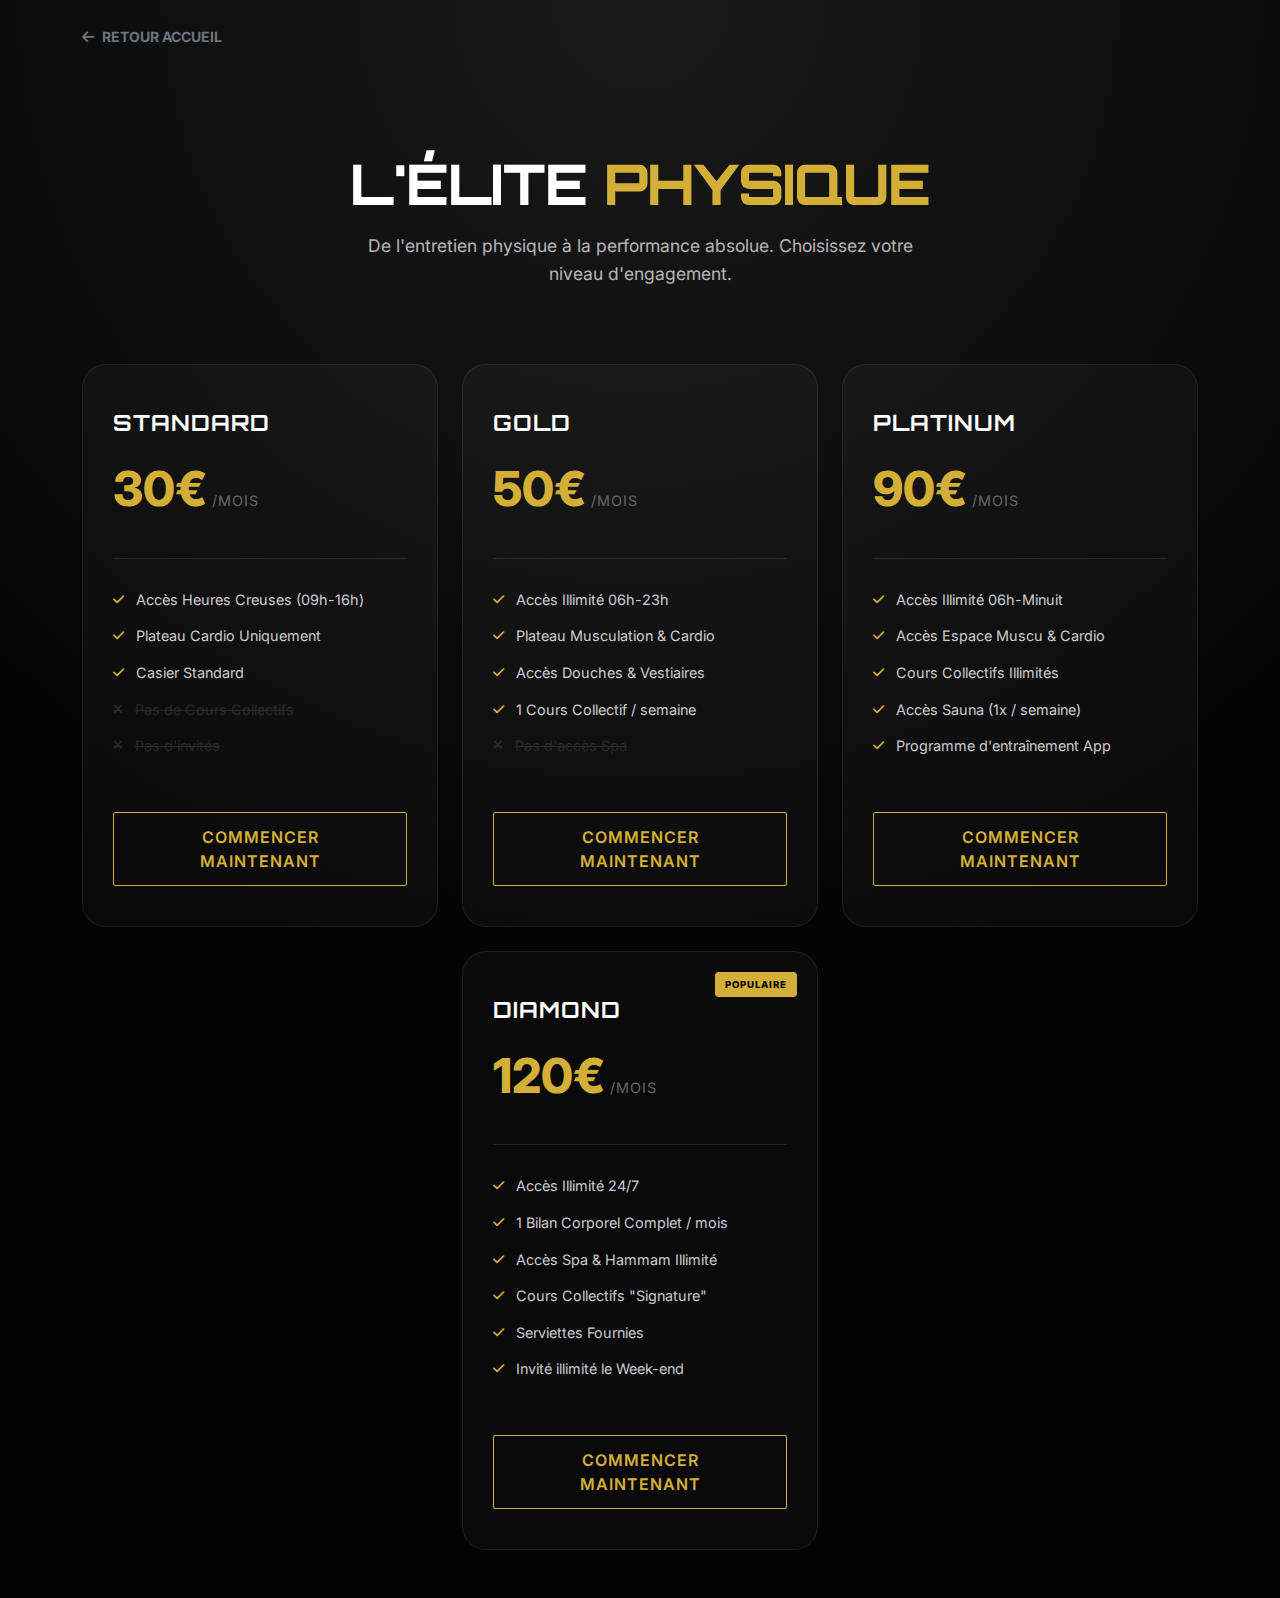
<file: offres.html>
<!DOCTYPE html>
<html lang="fr">
<head>
    <meta charset="UTF-8">
    <meta name="viewport" content="width=device-width, initial-scale=1.0">
    <title>FIT MANAGER | Nos Abonnements</title>
    
    <link href="https://cdn.jsdelivr.net/npm/bootstrap@5.3.0/dist/css/bootstrap.min.css" rel="stylesheet">
    <link rel="stylesheet" href="https://cdnjs.cloudflare.com/ajax/libs/font-awesome/6.4.0/css/all.min.css">
    <link href="https://fonts.googleapis.com/css2?family=Inter:wght@300;400;600&family=Orbitron:wght@400;600;800&display=swap" rel="stylesheet">
    <link rel="stylesheet" href="style.css">

    <style>
        body { 
            background-color: #020202;
            background-image: radial-gradient(circle at 50% 0%, #1a1a1a 0%, #020202 60%); 
        }

        /* HEADER */
        .header-page { text-align: center; padding: 100px 0 60px; }
        .header-page h1 { font-family: 'Orbitron'; font-size: 3.5rem; color: #fff; font-weight: 800; letter-spacing: -1px; }
        .header-page p { color: rgba(255,255,255,0.7); font-size: 1.1rem; margin-top: 15px; max-width: 600px; margin-left: auto; margin-right: auto; }

        /* DESIGN CARTE FLOTTANTE */
        .plan-card {
            background: rgba(255, 255, 255, 0.03);
            border: 1px solid rgba(255, 255, 255, 0.08);
            border-radius: 24px;
            padding: 40px 30px;
            text-align: left;
            transition: all 0.4s ease;
            position: relative;
            overflow: hidden;
            height: 100%;
            display: flex;
            flex-direction: column;
        }

        /* EFFET AU SURVOL */
        .plan-card:hover { 
            transform: translateY(-10px); 
            background: rgba(255, 255, 255, 0.05);
            box-shadow: 0 20px 40px rgba(0,0,0,0.6);
            border-color: rgba(255, 255, 255, 0.2);
        }

        /* STYLE SPÉCIFIQUE POUR L'OFFRE MYTHIQUE (LE GRAAL) */
        .plan-card.mythique-glow {
            border: 1px solid var(--gold-main);
            background: linear-gradient(160deg, rgba(212, 175, 55, 0.1) 0%, rgba(0,0,0,0) 100%);
            box-shadow: 0 0 30px rgba(212, 175, 55, 0.15);
        }
        
        .plan-name { 
            font-family: 'Orbitron'; font-size: 1.4rem; margin-bottom: 10px; color: #fff; letter-spacing: 1px; font-weight: 700; text-transform: uppercase;
        }
        .plan-price { 
            font-size: 3rem; font-weight: 800; color: var(--gold-main); display: flex; align-items: baseline; gap: 5px;
        }
        .plan-price span { font-size: 0.9rem; color: #666; font-weight: 400; text-transform: uppercase; letter-spacing: 1px; }
        
        .divider { height: 1px; background: rgba(255,255,255,0.1); margin: 30px 0; }

        .plan-features { list-style: none; padding: 0; margin-bottom: 40px; flex-grow: 1; }
        .plan-features li { 
            margin-bottom: 15px; 
            color: rgba(255,255,255,0.8); 
            font-size: 0.9rem; 
            display: flex; align-items: start; gap: 12px; 
            line-height: 1.5;
        }
        .plan-features li i { color: var(--gold-main); font-size: 0.8rem; margin-top: 5px; }
        .plan-features li.disabled { color: #444; text-decoration: line-through; opacity: 0.5; }
        .plan-features li.disabled i { color: #444; }

        /* BADGE POPULAIRE */
        .badge-pop {
            position: absolute; top: 20px; right: 20px;
            background: var(--gold-main); color: #000;
            font-size: 0.6rem; font-weight: 800; text-transform: uppercase;
            padding: 5px 10px; border-radius: 4px; letter-spacing: 1px;
        }
    </style>
</head>
<body>

    <div class="container pt-4">
        <a href="home.html" class="text-secondary text-decoration-none hover-white small text-uppercase fw-bold"><i class="fas fa-arrow-left me-2"></i>Retour Accueil</a>
    </div>

    <div class="header-page">
        <h1>L'ÉLITE <span style="color: var(--gold-main);">PHYSIQUE</span></h1>
        <p>De l'entretien physique à la performance absolue. Choisissez votre niveau d'engagement.</p>
    </div>

    <div class="container pb-5">
        <div class="row g-4 justify-content-center" id="pricingContainer">
            </div>
    </div>

    <script src="data.js"></script>
    <script>
        document.addEventListener("DOMContentLoaded", function() {
            const plans = getData('fit_plans');
            const container = document.getElementById('pricingContainer');
            
            // Fonction pour trier les plans du moins cher au plus cher (pour la logique visuelle)
            plans.sort((a, b) => a.prix - b.prix);

            if (plans.length === 0) {
                container.innerHTML = '<p class="text-center text-muted">Aucune offre configurée dans le Dashboard.</p>';
            } else {
                plans.forEach(plan => {
                    const name = plan.nom.toLowerCase();
                    let features = '';
                    let badge = '';
                    let cardClass = '';

                    // --- LOGIQUE HIERARCHIQUE CRÉATIVE ---

                    if (name.includes('mythique')) {
                        // LE SOMMET (God Tier)
                        cardClass = 'mythique-glow';
                        badge = '<div class="badge-pop">ULTIMATE</div>';
                        features = `
                            <li><i class="fas fa-check"></i> <strong>Accès TOTAL Monde</strong> (Tous clubs partenaires)</li>
                            <li><i class="fas fa-check"></i> <strong>Coach Dédié 24/7</strong> (WhatsApp & Présentiel)</li>
                            <li><i class="fas fa-check"></i> Espace Privé "The Vault" (Suites privées)</li>
                            <li><i class="fas fa-check"></i> Nutrition & Compléments Inclus</li>
                            <li><i class="fas fa-check"></i> Bilan Sanguin & Biomeca Mensuel</li>
                            <li><i class="fas fa-check"></i> Service Blanchisserie & Voiturier</li>
                        `;
                    } 
                    else if (name.includes('superstar')) {
                        // L'INFLUENCEUR / PRO
                        features = `
                            <li><i class="fas fa-check"></i> Accès VIP 24/7 Prioritaire</li>
                            <li><i class="fas fa-check"></i> 4 Séances Coaching / mois</li>
                            <li><i class="fas fa-check"></i> Accès Studio Création (Photo/Vidéo)</li>
                            <li><i class="fas fa-check"></i> Pressing Tenue de Sport</li>
                            <li><i class="fas fa-check"></i> Accès Espace Récupération (Cryo/Sauna)</li>
                            <li><i class="fas fa-check"></i> Casiers Privés Sécurisés</li>
                        `;
                    } 
                    else if (name.includes('diamond')) {
                        // LE HAUT DE GAMME
                        badge = '<div class="badge-pop">POPULAIRE</div>';
                        features = `
                            <li><i class="fas fa-check"></i> Accès Illimité 24/7</li>
                            <li><i class="fas fa-check"></i> 1 Bilan Corporel Complet / mois</li>
                            <li><i class="fas fa-check"></i> Accès Spa & Hammam Illimité</li>
                            <li><i class="fas fa-check"></i> Cours Collectifs "Signature"</li>
                            <li><i class="fas fa-check"></i> Serviettes Fournies</li>
                            <li><i class="fas fa-check"></i> Invité illimité le Week-end</li>
                        `;
                    } 
                    else if (name.includes('platinum')) {
                        // LE SÉRIEUX
                        features = `
                            <li><i class="fas fa-check"></i> Accès Illimité 06h-Minuit</li>
                            <li><i class="fas fa-check"></i> Accès Espace Muscu & Cardio</li>
                            <li><i class="fas fa-check"></i> Cours Collectifs Illimités</li>
                            <li><i class="fas fa-check"></i> Accès Sauna (1x / semaine)</li>
                            <li><i class="fas fa-check"></i> Programme d'entraînement App</li>
                        `;
                    } 
                    else if (name.includes('gold')) {
                        // LE STANDARD ++
                        features = `
                            <li><i class="fas fa-check"></i> Accès Illimité 06h-23h</li>
                            <li><i class="fas fa-check"></i> Plateau Musculation & Cardio</li>
                            <li><i class="fas fa-check"></i> Accès Douches & Vestiaires</li>
                            <li><i class="fas fa-check"></i> 1 Cours Collectif / semaine</li>
                            <li class="disabled"><i class="fas fa-times"></i> Pas d'accès Spa</li>
                        `;
                    } 
                    else {
                        // STANDARD / BASE
                        features = `
                            <li><i class="fas fa-check"></i> Accès Heures Creuses (09h-16h)</li>
                            <li><i class="fas fa-check"></i> Plateau Cardio Uniquement</li>
                            <li><i class="fas fa-check"></i> Casier Standard</li>
                            <li class="disabled"><i class="fas fa-times"></i> Pas de Cours Collectifs</li>
                            <li class="disabled"><i class="fas fa-times"></i> Pas d'invités</li>
                        `;
                    }

                    // Génération HTML
                    container.innerHTML += `
                        <div class="col-md-6 col-lg-4">
                            <div class="plan-card ${cardClass}">
                                ${badge}
                                <div class="plan-header">
                                    <div class="plan-name">${plan.nom}</div>
                                    <div class="plan-price">${plan.prix}€<span>/mois</span></div>
                                </div>
                                <div class="divider"></div>
                                <ul class="plan-features">
                                    ${features}
                                </ul>
                                <a href="formulaire.html?plan=${encodeURIComponent(plan.nom)}" class="btn btn-outline-gold w-100 mt-auto">COMMENCER MAINTENANT</a>
                            </div>
                        </div>
                    `;
                });
            }
        });
    </script>
</body>
</html>
</file>
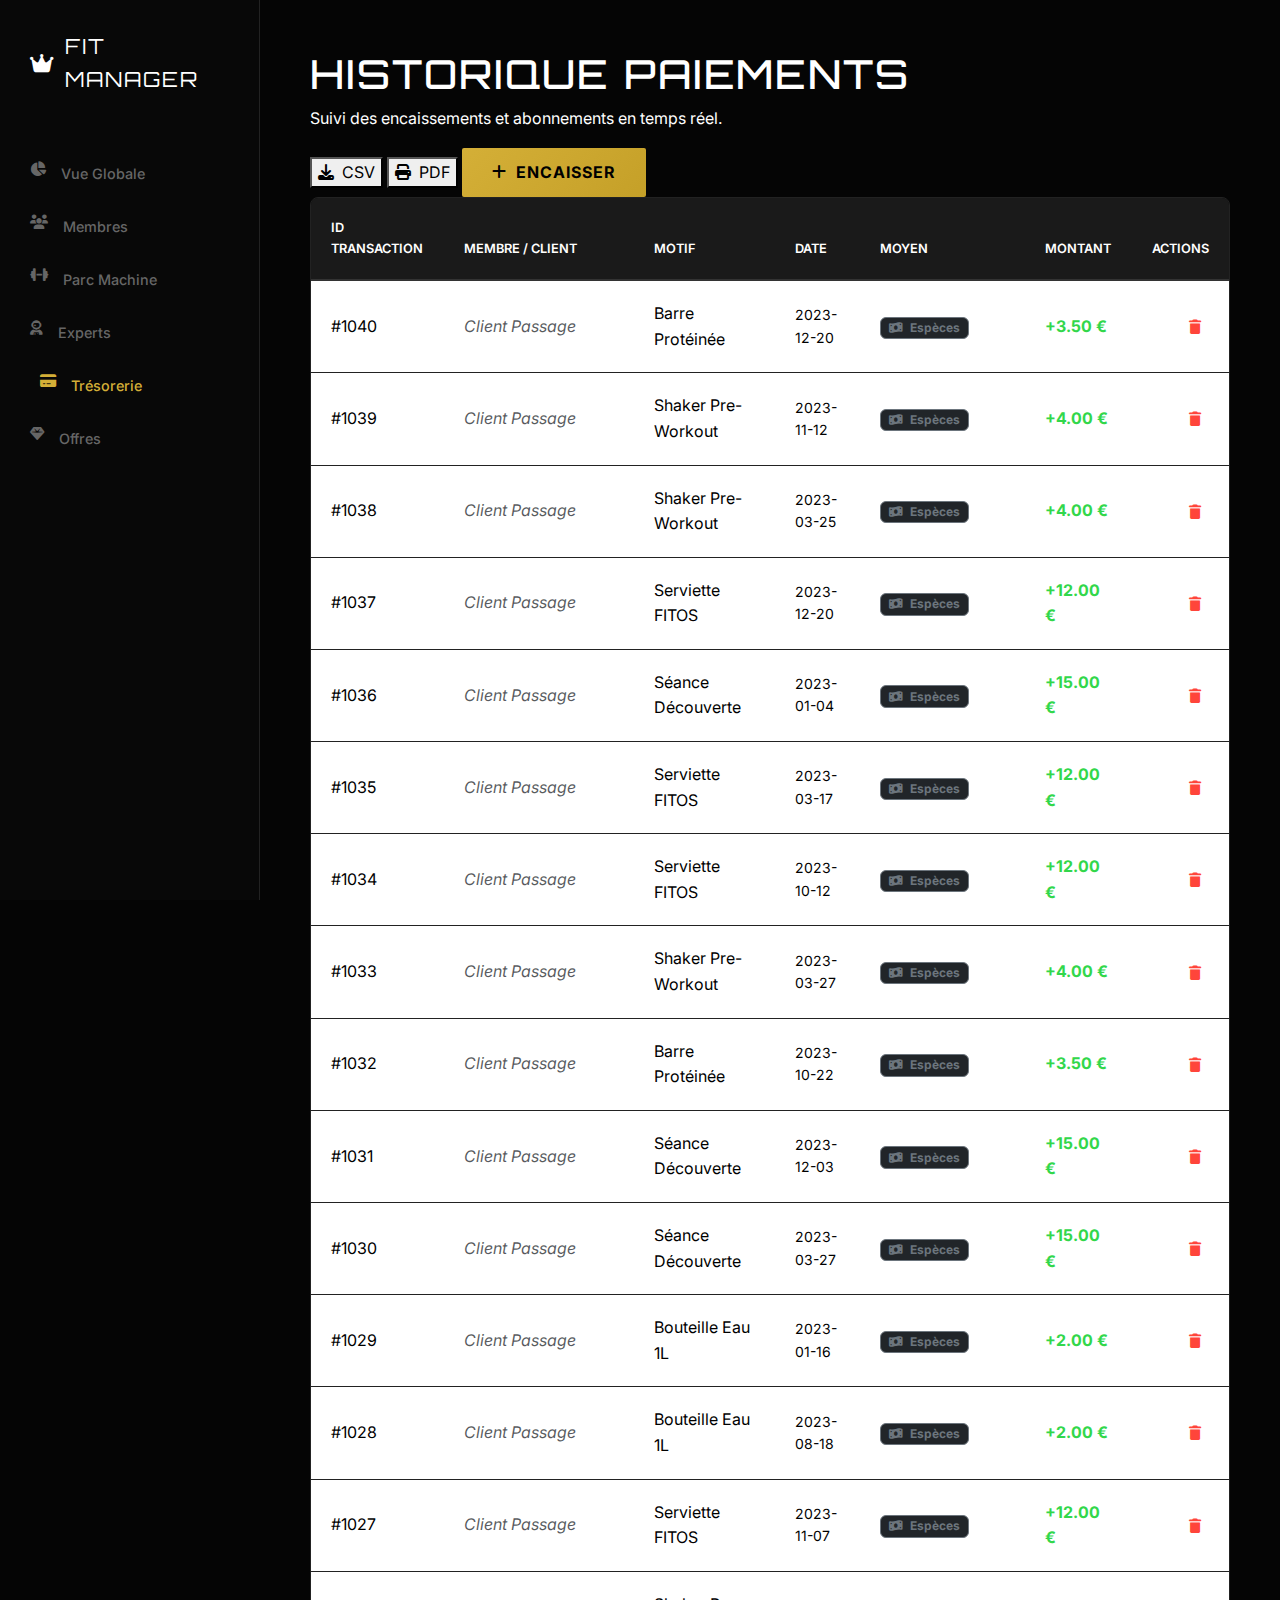
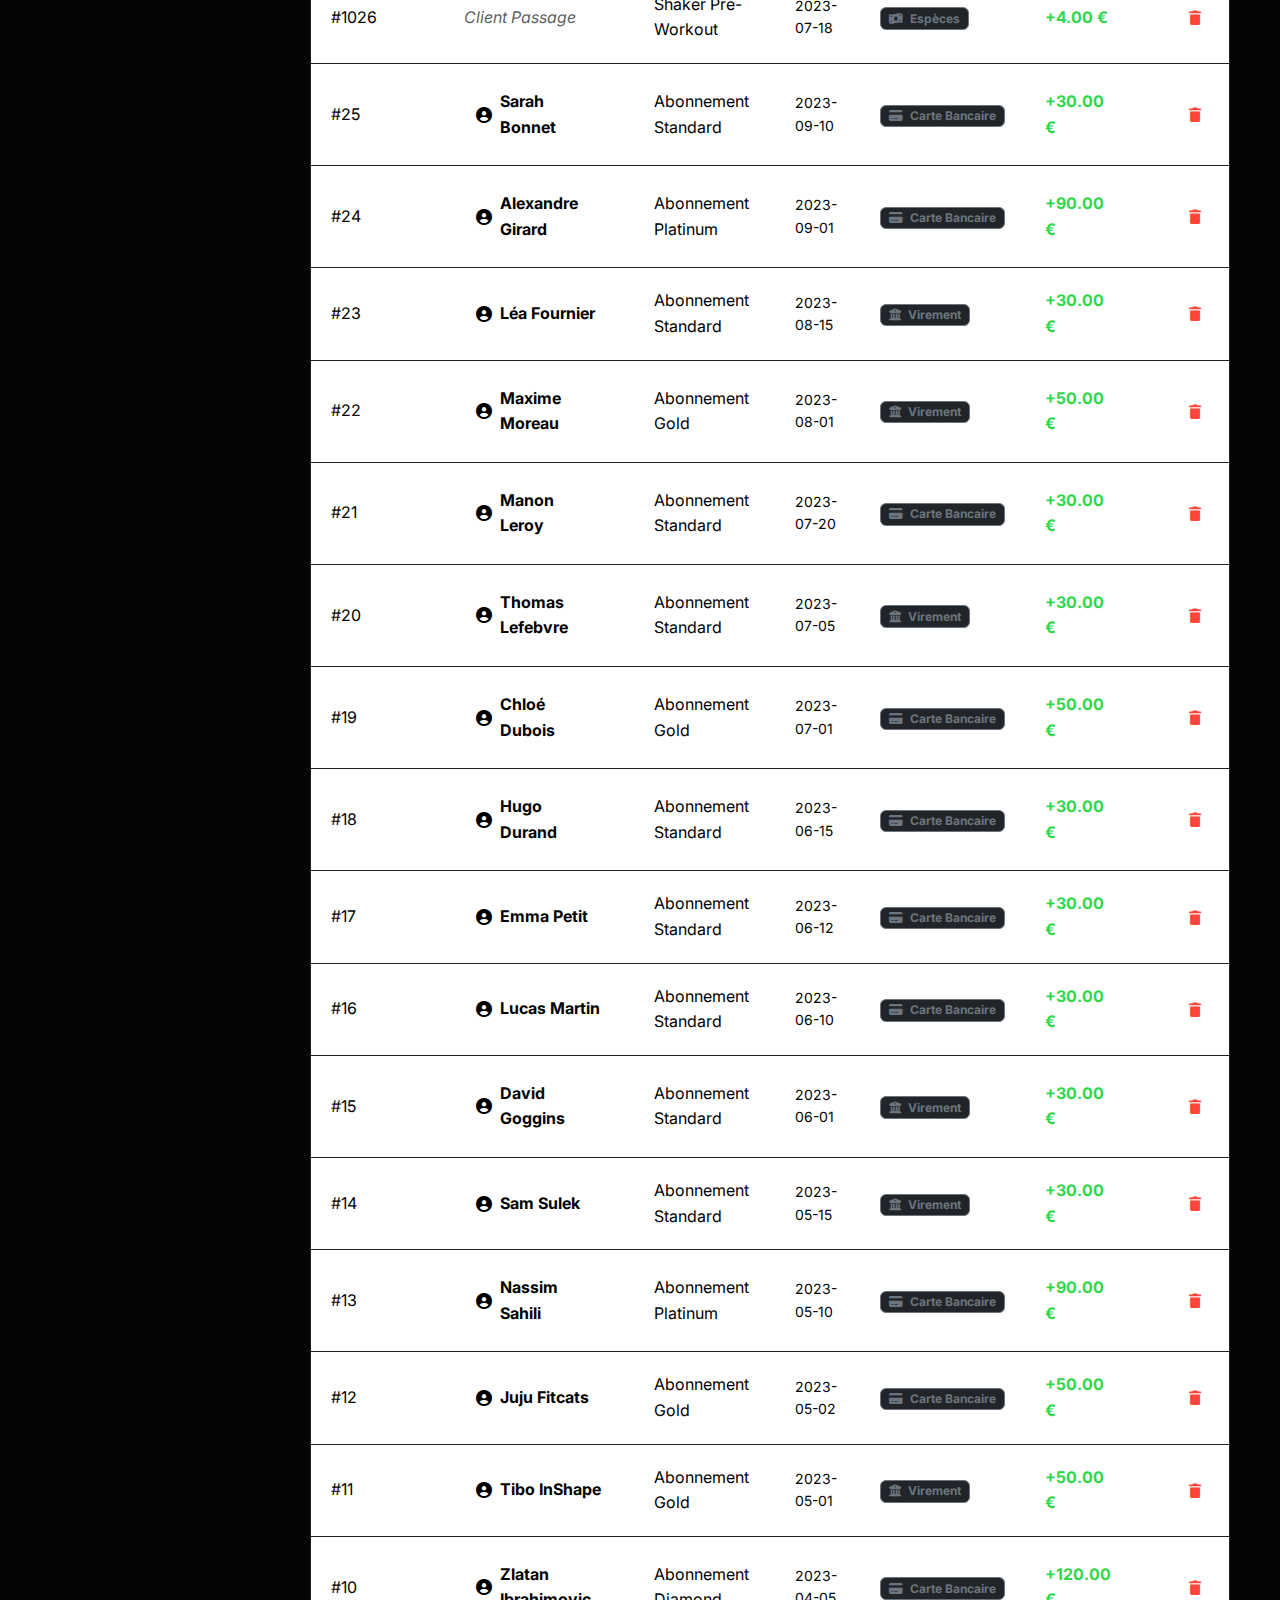
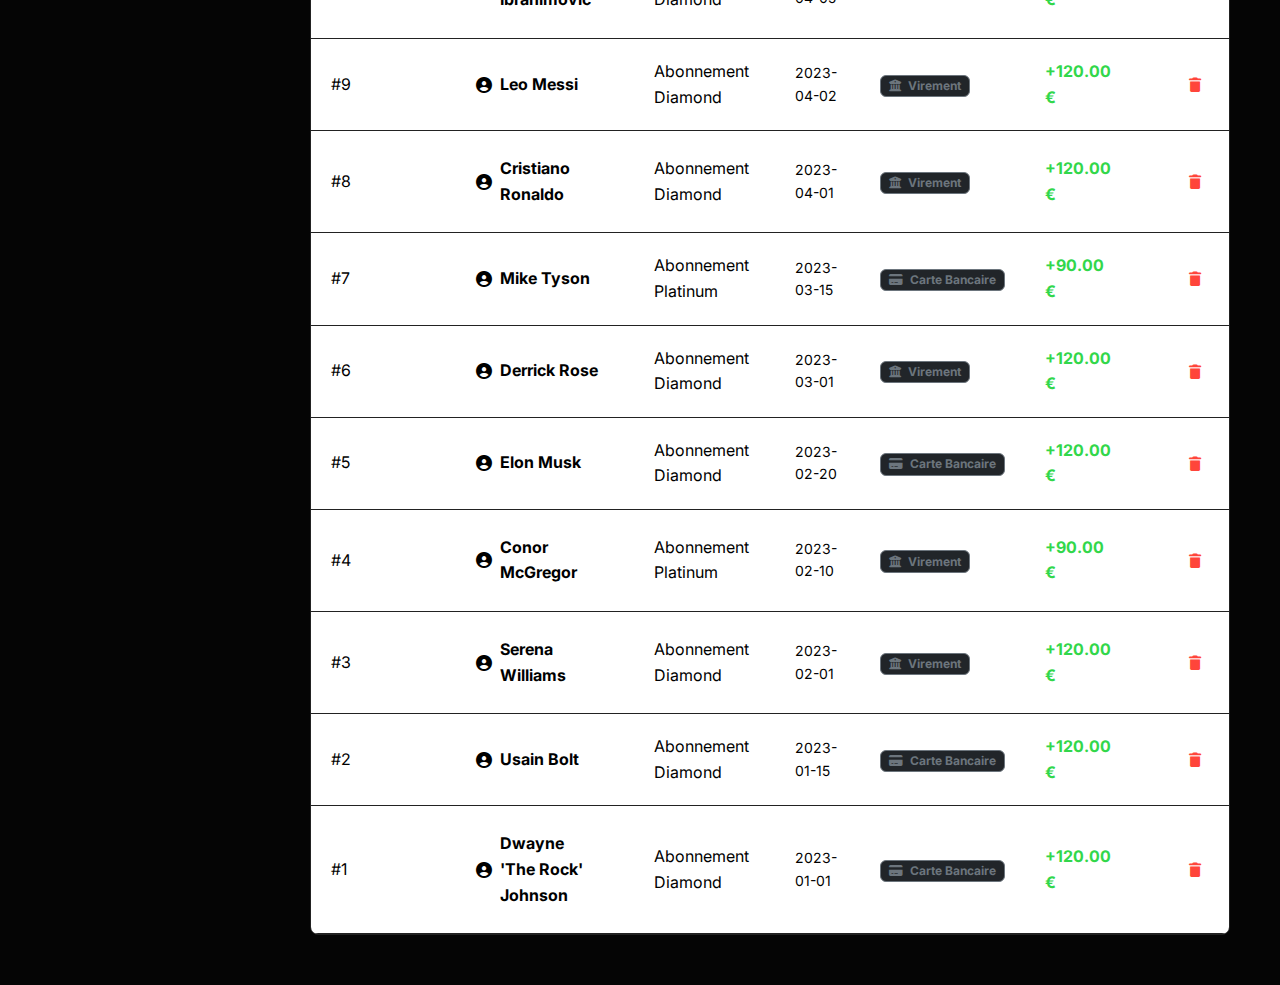
<file: paiements.html>
<!DOCTYPE html>
<html lang="fr">
<head>
    <meta charset="UTF-8">
    <title>FIT MANAGER | Trésorerie</title>
    
    <link href="https://cdn.jsdelivr.net/npm/bootstrap@5.3.0/dist/css/bootstrap.min.css" rel="stylesheet">
    <link rel="stylesheet" href="https://cdnjs.cloudflare.com/ajax/libs/font-awesome/6.4.0/css/all.min.css">
    <link href="https://fonts.googleapis.com/css2?family=Inter:wght@300;400;500;600&family=Orbitron:wght@600&display=swap" rel="stylesheet">
    
    <link rel="stylesheet" href="style.css">
</head>
<body>

    <div id="sidebar-wrapper">
        <div class="dock-glass">
            <div class="brand"><i class="fas fa-crown"></i> FIT MANAGER</div>
            <nav class="d-flex flex-column">
                <a href="index.html" class="nav-item"><i class="fas fa-chart-pie"></i> Vue Globale</a>
                <a href="membres.html" class="nav-item"><i class="fas fa-users"></i> Membres</a>
                <a href="machines.html" class="nav-item"><i class="fas fa-dumbbell"></i> Parc Machine</a>
                <a href="coachs.html" class="nav-item"><i class="fas fa-user-astronaut"></i> Experts</a>
                <a href="paiements.html" class="nav-item active"><i class="fas fa-credit-card"></i> Trésorerie</a>
                <a href="abonnements.html" class="nav-item"><i class="fas fa-gem"></i> Offres</a>
            </nav>
        </div>
    </div>

    <div id="page-content">
        
        <div class="page-heading">
            <h1>Historique Paiements</h1>
            <p>Suivi des encaissements et abonnements en temps réel.</p>
        </div>

        <div class="top-actions no-print">
            <button class="btn-custom" onclick="downloadCSV('fit_payments', 'tresorerie')"><i class="fas fa-download me-2"></i>CSV</button>
            <button class="btn-custom" onclick="window.print()"><i class="fas fa-print me-2"></i>PDF</button>
            <button class="btn-gold" onclick="openModal()"><i class="fas fa-plus me-2"></i>Encaisser</button>
        </div>

        <div class="table-wrapper">
            <table class="table" id="payTable">
                <thead>
                    <tr>
                        <th>ID Transaction</th>
                        <th>Membre / Client</th>
                        <th>Motif</th>
                        <th>Date</th>
                        <th>Moyen</th>
                        <th>Montant</th>
                        <th class="text-end no-print">Actions</th>
                    </tr>
                </thead>
                <tbody>
                </tbody>
            </table>
        </div>
    </div>

    <div class="modal fade" id="entityModal" tabindex="-1">
        <div class="modal-dialog modal-dialog-centered">
            <div class="modal-content">
                <div class="modal-header">
                    <h5 class="modal-title">Encaisser un paiement</h5>
                    <button type="button" class="btn-close btn-close-white" data-bs-dismiss="modal"></button>
                </div>
                <div class="modal-body p-4">
                    <form id="entityForm">
                        <input type="hidden" id="payId">
                        
                        <div class="mb-3">
                            <label class="form-label">Client (Optionnel si membre)</label>
                            <input type="text" class="form-control" id="payClient" placeholder="Nom du client ou 'Anonyme'">
                        </div>
                        
                        <div class="mb-3">
                            <label class="form-label">Motif</label>
                            <select class="form-select" id="payMotif">
                                <option value="Séance Découverte">Séance Découverte</option>
                                <option value="Boisson / Nutrition">Boisson / Nutrition</option>
                                <option value="Accessoire">Accessoire</option>
                                <option value="Régularisation">Régularisation</option>
                            </select>
                        </div>
                        
                        <div class="row">
                            <div class="col-6 mb-3">
                                <label class="form-label">Montant (€)</label>
                                <input type="number" step="0.01" class="form-control" id="payAmount" required placeholder="0.00">
                            </div>
                            <div class="col-6 mb-3">
                                <label class="form-label">Type</label>
                                <select class="form-select" id="payType">
                                    <option>Carte Bancaire</option>
                                    <option>Espèces</option>
                                    <option>Virement</option>
                                </select>
                            </div>
                        </div>
                        
                        <div class="mb-3">
                            <label class="form-label">Date</label>
                            <input type="date" class="form-control" id="payDate" required>
                        </div>
                        
                        <button type="submit" class="btn-gold w-100 mt-2">VALIDER</button>
                    </form>
                </div>
            </div>
        </div>
    </div>

    <script src="https://cdn.jsdelivr.net/npm/bootstrap@5.3.0/dist/js/bootstrap.bundle.min.js"></script>
    <script src="data.js"></script>
    
    <script>
        let myModal = new bootstrap.Modal(document.getElementById('entityModal'));

        // --- AFFICHAGE DES TRANSACTIONS ---
        function renderTable() {
            const data = getData('fit_payments');
            
            data.sort((a, b) => b.id - a.id);
            
            const tbody = document.querySelector('#payTable tbody');
            tbody.innerHTML = '';
            
            data.forEach(row => {
                let icon = 'money-bill-wave'; 
                if(row.type && row.type.includes('Carte')) icon = 'credit-card';
                if(row.type && row.type.includes('Virement')) icon = 'university';
                
                const clientDisplay = row.memberName ? 
                    `<span class="fw-bold" style="color:#000!important; background:#fff; padding:5px 12px; border-radius:6px; display:inline-flex; align-items:center; gap:8px;">
                        <i class="fas fa-user-circle" style="color:#000"></i> ${row.memberName}
                    </span>` : 
                    `<span class="text-muted" style="font-style:italic;">${row.client || 'Client de passage'}</span>`;

                const displayId = row.memberId ? row.memberId : row.id;

                // --- LOGIQUE DE COULEUR ET SIGNE POUR LE MONTANT ---
                const amount = parseFloat(row.montant);
                const isNegative = amount < 0;
                const amountColor = isNegative ? "#FF453A" : "#32D74B"; // Rouge vs Vert
                const amountText = isNegative ? `${amount.toFixed(2)} €` : `+${amount.toFixed(2)} €`;

                tbody.innerHTML += `
                    <tr>
                        <td class="text-id">#${displayId}</td>
                        <td>${clientDisplay}</td>
                        <td style="color:#000;">${row.motif}</td> 
                        <td class="small" style="color:#000;">${row.date}</td> 
                        <td>
                            <span class="badge bg-dark border border-secondary text-secondary">
                                <i class="fas fa-${icon} me-1"></i> ${row.type}
                            </span>
                        </td>
                        <td class="price-tag" style="color:${amountColor}; font-weight: bold;">${amountText}</td>
                        
                        <td class="text-end no-print">
                            <button class="btn btn-sm btn-custom p-1 px-2 border-0" 
                                    style="color: #FF453A !important;" 
                                    onclick="deleteEntity(${row.id})" title="Annuler la transaction">
                                <i class="fas fa-trash"></i>
                            </button>
                        </td>
                    </tr>`;
            });
        }

        function openModal() { 
            document.getElementById('entityForm').reset(); 
            document.getElementById('payId').value = ''; 
            document.getElementById('payDate').value = new Date().toISOString().split('T')[0]; 
            myModal.show(); 
        }

        function deleteEntity(id) { 
            if(confirm('Voulez-vous vraiment annuler cette transaction ? Cela affectera le Chiffre d\'Affaires global.')) { 
                saveData('fit_payments', getData('fit_payments').filter(x => x.id !== id)); 
                renderTable(); 
            } 
        }

        document.getElementById('entityForm').addEventListener('submit', function(e) {
            e.preventDefault();
            let data = getData('fit_payments');
            
            const newId = Date.now(); // Utilisation d'un timestamp complet pour l'ID unique
            
            data.push({
                id: newId,
                client: document.getElementById('payClient').value || 'Client Passager',
                memberName: null, 
                memberId: null,
                motif: document.getElementById('payMotif').value,
                montant: parseFloat(document.getElementById('payAmount').value),
                date: document.getElementById('payDate').value,
                type: document.getElementById('payType').value
            });
            
            saveData('fit_payments', data); 
            myModal.hide(); 
            renderTable();
        });

        function downloadCSV(key, f){ const d=getData(key); if(!d.length)return alert('Vide'); let c="\uFEFF"+Object.keys(d[0]).join(',')+'\n'; d.forEach(r=>c+=Object.values(r).join(',')+'\n'); const l=document.createElement('a'); l.href='data:text/csv;charset=utf-8,'+encodeURI(c); l.download=f+'.csv'; l.click();}

        renderTable();
    </script>
</body>
</html>
</file>
<file: style.css>
/* --- FIT MANAGER : DESIGN SYSTEM PREMIUM V3 --- */

/* 1. VARIABLES & RESET */
:root {
    --bg-deep: #050505;
    --bg-surface: #0f0f0f;
    --gold-main: #D4AF37; /* Or métallique plus réaliste */
    --gold-glow: rgba(212, 175, 55, 0.4);
    --text-white: #ffffff;
    --text-muted: #a0a0a0;
    --glass-border: rgba(255, 255, 255, 0.08);
    --font-head: 'Orbitron', sans-serif;
    --font-body: 'Inter', sans-serif;
}

body {
    background-color: var(--bg-deep);
    font-family: var(--font-body);
    color: var(--text-white);
    margin: 0;
    overflow-x: hidden;
    line-height: 1.6;
}

/* 2. TYPOGRAPHIE DE LUXE */
h1, h2, h3, .brand, .navbar-brand {
    font-family: var(--font-head);
    text-transform: uppercase;
    letter-spacing: 2px;
}

/* 3. EFFETS VISUELS PRO */
.glass-panel {
    background: rgba(20, 20, 20, 0.6);
    backdrop-filter: blur(12px);
    -webkit-backdrop-filter: blur(12px);
    border: 1px solid var(--glass-border);
}

.text-gold {
    color: var(--gold-main) !important;
    text-shadow: 0 0 15px rgba(212, 175, 55, 0.3);
}

/* 4. BOUTONS HAUT DE GAMME */
.btn-gold {
    background: linear-gradient(135deg, #D4AF37 0%, #C5A028 100%);
    color: #000 !important;
    border: none;
    font-weight: 700;
    padding: 12px 30px;
    border-radius: 2px; /* Coins carrés = Plus strict/pro */
    text-transform: uppercase;
    letter-spacing: 1px;
    transition: all 0.4s cubic-bezier(0.165, 0.84, 0.44, 1);
    position: relative;
    overflow: hidden;
    z-index: 1;
}

.btn-gold::after {
    content: '';
    position: absolute; top: 0; left: 0; width: 100%; height: 100%;
    background: rgba(255,255,255,0.2);
    transform: scaleX(0); transform-origin: right;
    transition: transform 0.4s ease;
    z-index: -1;
}

.btn-gold:hover::after { transform: scaleX(1); transform-origin: left; }
.btn-gold:hover { transform: translateY(-3px); box-shadow: 0 10px 30px var(--gold-glow); color: #000; }

.btn-outline-gold {
    background: transparent;
    border: 1px solid var(--gold-main);
    color: var(--gold-main);
    font-weight: 600;
    padding: 12px 30px;
    text-transform: uppercase;
    letter-spacing: 1px;
    border-radius: 2px;
    transition: 0.3s;
}

.btn-outline-gold:hover { background: var(--gold-glow); color: #fff; border-color: var(--gold-main); }

/* 5. SIDEBAR (BACK-OFFICE) - Gardé pour la compatibilité */
#sidebar-wrapper { width: 260px; padding: 0; height: 100vh; position: fixed; z-index: 1000; background: #080808; border-right: 1px solid #222; }
.dock-glass { padding: 30px; height: 100%; display: flex; flex-direction: column; }
.brand { color: #fff; margin-bottom: 50px; font-size: 1.3rem; display: flex; align-items: center; gap: 10px; }
.nav-item { color: #666; padding: 15px 0; display: flex; gap: 15px; transition: 0.3s; text-decoration: none; font-weight: 500; font-size: 0.9rem; }
.nav-item:hover, .nav-item.active { color: var(--gold-main); padding-left: 10px; }
#page-content { margin-left: 260px; width: calc(100% - 260px); padding: 50px; }

/* 6. TABLEAUX (BACK-OFFICE) */
.table-wrapper { background: #111; border-radius: 8px; border: 1px solid #222; overflow: hidden; }
.table { color: #ccc; margin-bottom: 0; }
.table th { background: #1a1a1a; color: #fff; border-bottom: 2px solid #333; font-weight: 600; font-size: 0.8rem; text-transform: uppercase; padding: 20px; }
.table td { padding: 20px; border-bottom: 1px solid #222; vertical-align: middle; }

/* 7. ANIMATIONS (SCROLL REVEAL) */
.reveal {
    opacity: 0;
    transform: translateY(30px);
    transition: all 0.8s ease-out;
}
.reveal.active {
    opacity: 1;
    transform: translateY(0);
}

/* 8. BADGES & DIVERS */
.status-badge { padding: 5px 10px; border-radius: 4px; font-size: 0.75rem; font-weight: 700; text-transform: uppercase; }
.bg-active { background: rgba(46, 204, 113, 0.1); color: #2ecc71; }
.bg-suspend { background: rgba(231, 76, 60, 0.1); color: #e74c3c; }
.bg-invite { background: rgba(52, 152, 219, 0.1); color: #3498db; }

/* BOUTONS ACTIONS */
.btn-silver { background: #333; color: #fff !important; border: 1px solid #444; padding: 5px 10px; border-radius: 4px; transition: 0.2s; }
.btn-silver:hover { background: #fff; color: #000 !important; }
.btn-red-glow { background: rgba(255,0,0,0.1); color: #ff4d4d; border: 1px solid rgba(255,0,0,0.2); padding: 5px 10px; border-radius: 4px; transition: 0.2s; }
.btn-red-glow:hover { background: #ff4d4d; color: #fff; }

@media print { #sidebar-wrapper, .no-print { display: none; } #page-content { margin: 0; padding: 0; } }
</file>
